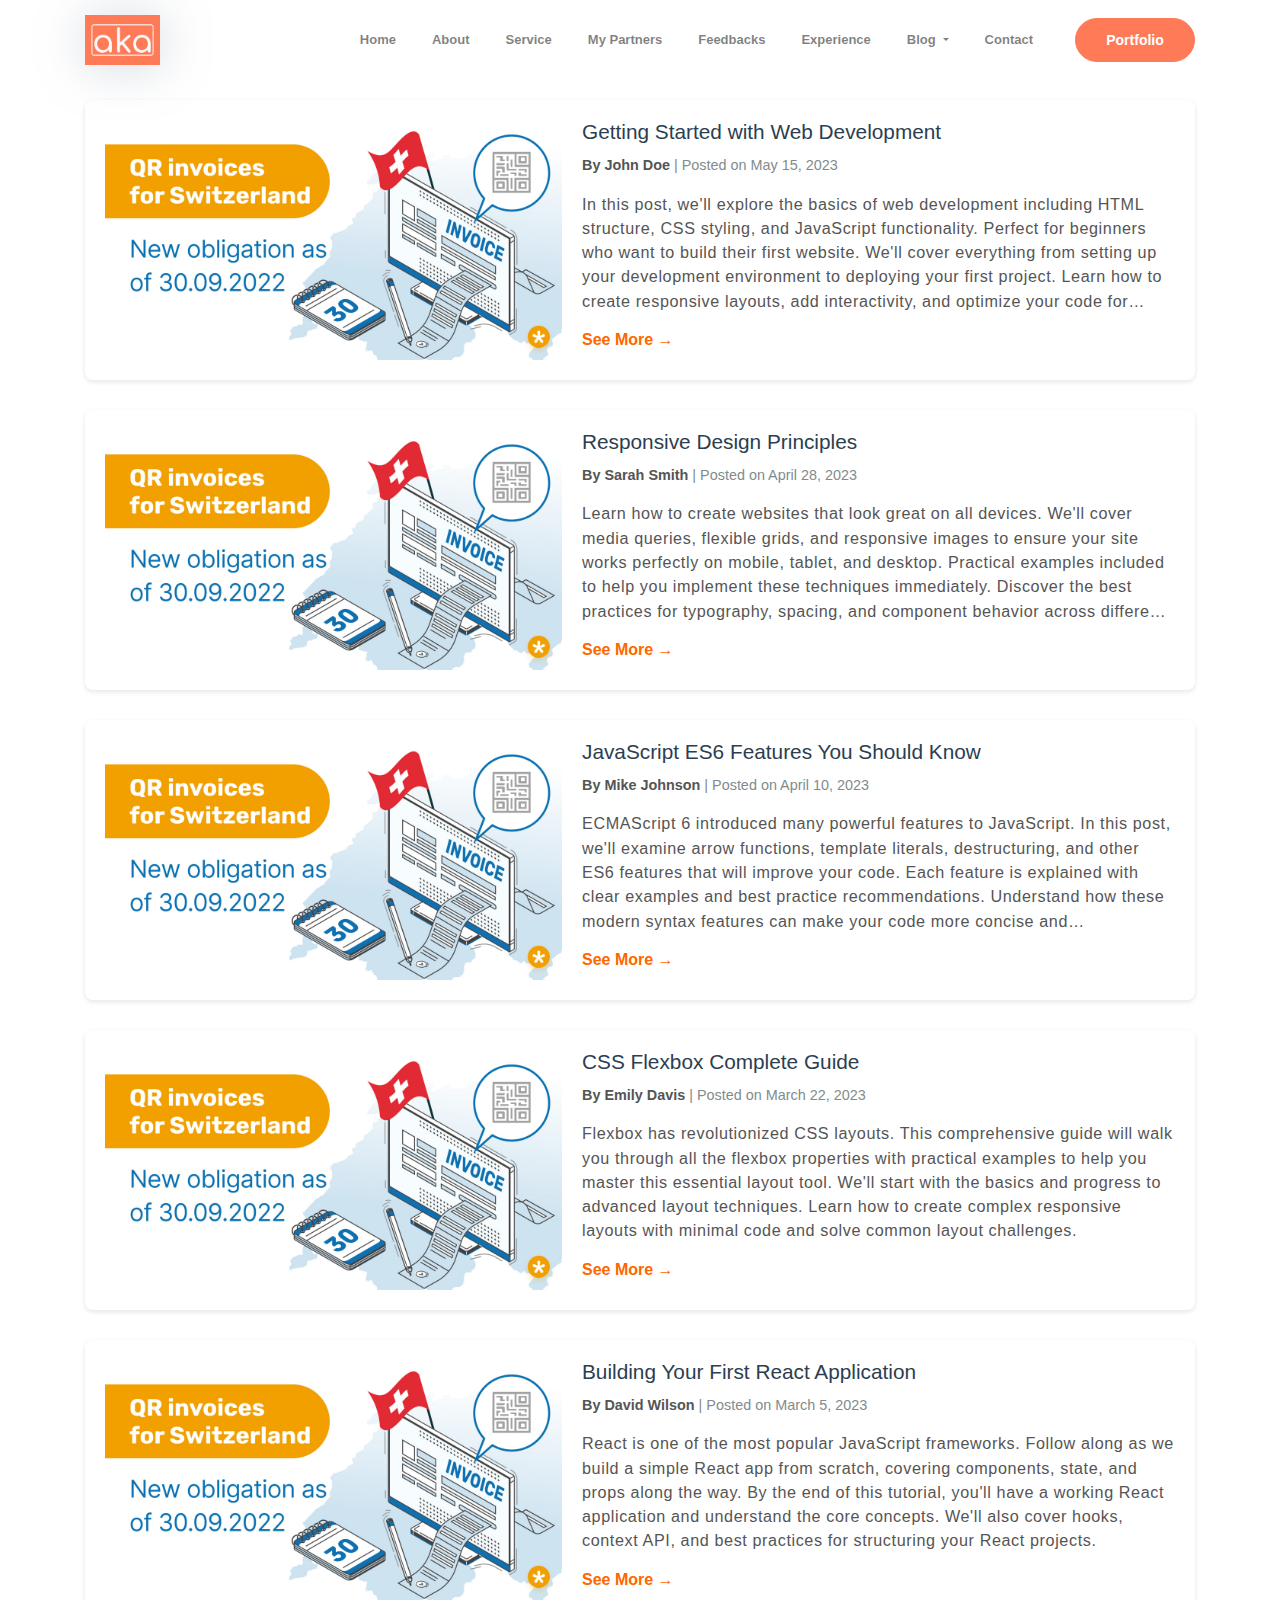
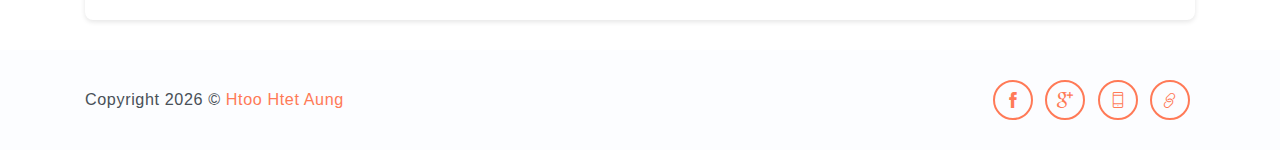
<file: article.html>
<!DOCTYPE html>
<html lang="en">
  <head>
    <meta charset="utf-8" />
    <meta
      name="viewport"
      content="width=device-width, initial-scale=1, shrink-to-fit=no"
    />
    <meta
      name="description"
      content="I'm a full stack digital marketer with over 7 years of experience. I have worked with diverse clients and industries, delivering successful digital marketing strategies and campaigns. My expertise spans from social media management to SEO, PPC, and content marketing. I'm dedicated to helping businesses grow their online presence and achieve their marketing goals.I'm currently living in Cambodia."
    />
    <meta name="author" content="Devcrud" />
    <meta name="facebook-domain-verification" content="23sdtvjc7iegxo9t7qrqqyc5otd57n" />
    <title>Tech & Related Articles | Htoo Htet Aung</title>
    <link rel="icon" type="image/x-icon" href="assets/imgs/aka logo.png">
    <link rel="canonical" href="https://www.htoohtetaung.com/article.html">

     <!-- Google tag (gtag.js) -->
<script async src="https://www.googletagmanager.com/gtag/js?id=G-88TSH65JBT"></script>
<script>
  window.dataLayer = window.dataLayer || [];
  function gtag(){dataLayer.push(arguments);}
  gtag('js', new Date());

  gtag('config', 'G-88TSH65JBT');
</script>

    <!-- font icons -->
    <link
      rel="stylesheet"
      href="assets/vendors/themify-icons/css/themify-icons.css"
    />
    <!-- Bootstrap + Steller main styles -->
    <link rel="stylesheet" href="assets/css/steller.css" />

    <style>
      /* Navigation styles */
      .dropdown-menu {
        background-color: rgba(255, 255, 255, 0.9);
        border-radius: 10px;
        box-shadow: 0 4px 8px rgba(0, 0, 0, 0.2);
        opacity: 0;
        visibility: hidden;
        transition: opacity 0.3s, transform 0.3s;
      }
      .nav-item.dropdown:hover .dropdown-menu {
        opacity: 1;
        visibility: visible;
      }
      .dropdown-item:hover {
        background-color: #ff6600;
        color: white;
      }
      .flag-icon {
        width: auto;
        height: 40px;
        border-radius: 50%;
        transition: transform 0.3s, box-shadow 0.3s;
      }
      .lang-btn:hover .flag-icon {
        transform: scale(1.2);
        box-shadow: 0 4px 8px rgba(0, 0, 0, 0.2);
      }

      /* Latest posts styling */
      .latest-post-container {
        margin: 20px auto;
        overflow: hidden;
        position: relative;
        height: 60px;
        background: #f8f9fa;
        border-radius: 8px;
        width: 100%;
        max-width: 1200px;
      }

      .latest-post-title {
        position: absolute;
        left: 20px;
        top: 50%;
        transform: translateY(-50%);
        color: #ff6600;
        font-weight: bold;
        font-size: 1.2em;
        z-index: 2;
        background: #f8f9fa;
        padding-right: 15px;
      }

      .latest-post-list {
        list-style-type: none;
        padding: 0;
        margin: 0;
        display: flex;
        position: absolute;
        left: 150px;
        top: 50%;
        transform: translateY(-50%);
        white-space: nowrap;
        animation: crawl 60s linear infinite;
        width: calc(100% - 170px);
      }

      @keyframes crawl {
        0% {
          transform: translateY(-50%) translateX(100%);
        }
        100% {
          transform: translateY(-50%) translateX(-100%);
        }
      }

      .latest-post-list li {
        display: inline-block;
        margin-right: 30px;
        position: relative;
      }

      .latest-post-list li:after {
        content: "•";
        color: #ddd;
        position: absolute;
        right: -18px;
        top: 50%;
        transform: translateY(-50%);
      }

      .latest-post-list li:last-child:after {
        display: none;
      }

      .latest-post-list a {
        color: #ff6600;
        text-decoration: none;
        font-weight: bold;
        transition: all 0.3s;
      }

      .latest-post-list a:hover {
        color: #e65c00;
        text-decoration: underline;
      }

      /* Blog post styling */
      .blog-post {
        background-color: #fff;
        border-radius: 8px;
        padding: 20px;
        margin-bottom: 30px;
        box-shadow: 0 2px 5px rgba(0, 0, 0, 0.1);
        display: flex;
        transition: transform 0.3s ease, box-shadow 0.3s ease;
      }

      .blog-post:hover {
        transform: translateY(-5px);
        box-shadow: 0 10px 20px rgba(0, 0, 0, 0.1);
      }

      .post-image {
        width: 457px;
        height: auto;
        object-fit: cover;
        border-radius: 5px;
        margin-right: 20px;
      }

      .post-content {
        flex: 1;
        display: flex;
        flex-direction: column;
      }

      .blog-post h2 {
        color: #2c3e50;
        margin-top: 0;
        margin-bottom: 10px;
        font-size: 1.3em;
      }

      .post-meta {
        color: #7f8c8d;
        font-size: 0.9em;
        margin-bottom: 15px;
      }

      .post-author {
        font-weight: bold;
        color: #555;
      }

      .post-excerpt {
        color: #555;
        line-height: 1.5;
        margin-bottom: 15px;
        display: -webkit-box;
        -webkit-line-clamp: 5;
        -webkit-box-orient: vertical;
        overflow: hidden;
      }

      .read-more {
        color: #ff6600;
        text-decoration: none;
        font-weight: bold;
        align-self: flex-start;
      }

      .read-more:hover {
        text-decoration: underline;
      }

      @media (max-width: 768px) {
        .blog-post {
          flex-direction: column;
        }

        .post-image {
          width: 100%;
          margin-right: 0;
          margin-bottom: 15px;
        }

        .latest-post-container {
          height: 80px;
        }

        .latest-post-title {
          position: static;
          transform: none;
          padding: 10px 20px;
        }

        .latest-post-list {
          position: static;
          transform: none;
          padding: 0 20px 10px;
          animation: none;
          overflow-x: auto;
          white-space: nowrap;
          -webkit-overflow-scrolling: touch;
        }
      }
    </style>
  </head>
  <body data-spy="scroll" data-target=".navbar" data-offset="40" id="home">
    <!-- Page navigation -->
    <nav class="navbar navbar-expand-lg navbar-light fixed-top" data-spy="affix" data-offset-top="0">
      <div class="container">
        <a class="navbar-brand" href="/">
          <img src="assets/imgs/aka logo.png" alt="aka logo" />
        </a>
        <button
          class="navbar-toggler"
          type="button"
          data-toggle="collapse"
          data-target="#navbarSupportedContent"
          aria-controls="navbarSupportedContent"
          aria-expanded="false"
          aria-label="Toggle navigation"
        >
          <span class="navbar-toggler-icon"></span>
        </button>
    
        <div class="collapse navbar-collapse" id="navbarSupportedContent">
          <ul class="navbar-nav ml-auto align-items-center">
            <li class="nav-item">
              <a class="nav-link" href="/">Home</a>
            </li>
            <li class="nav-item">
              <a class="nav-link" href="#about">About</a>
            </li>
            <li class="nav-item">
              <a class="nav-link" href="#service">Service</a>
            </li>
            <li class="nav-item">
              <a class="nav-link" href="#partners">My Partners</a>
            </li>
            <li class="nav-item">
              <a class="nav-link" href="#feedbacks">Feedbacks</a>
            </li>
            <li class="nav-item">
              <a class="nav-link" href="#experience">Experience</a>
            </li>
            <li class="nav-item dropdown">
              <a class="nav-link dropdown-toggle" href="#" id="navbarDropdownBlog" role="button" data-toggle="dropdown" aria-haspopup="true" aria-expanded="false">
                Blog
              </a>
              <div class="dropdown-menu" aria-labelledby="navbarDropdownBlog">
                <a class="dropdown-item" href="/article.html">Article</a>
                <a class="dropdown-item" href="/vacancy.html">Vacancy</a>
                <a class="dropdown-item" href="/ebook.html">Book</a>
              </div>
            </li>
            <li class="nav-item">
              <a class="nav-link" href="#contact">Contact</a>
            </li>
            <li class="nav-item">
              <a class="btn btn-primary rounded ml-4" href="portfolio.html">Portfolio</a>
            </li>
          </ul>
        </div>
      </div>
    </nav>

    <!-- Latest Post Section with Crawling Titles -->
    <div class="latest-post-container">
      <div class="latest-post-title">Latest Posts</div>
      <ul class="latest-post-list">
        <li><a href="#">Responsive Design Principles</a></li>
        <li><a href="#">JavaScript ES6 Features You Should Know</a></li>
        <li><a href="#">CSS Flexbox Complete Guide</a></li>
        <li><a href="#">Building Your First React Application</a></li>
        <li><a href="#">Node.js for Beginners</a></li>
        <li><a href="#">Advanced CSS Techniques</a></li>
        <li><a href="#">Web Performance Optimization</a></li>
        <li><a href="#">Vue.js vs React Comparison</a></li>
      </ul>
    </div>

    <!-- Blog Posts -->
    <div class="container">
      <div class="blog-post">
        <img
          src="/assets/imgs/Article/test.jpg"
          alt="Web Development"
          class="post-image"
        />
        <div class="post-content">
          <h2>Getting Started with Web Development</h2>
          <div class="post-meta">
            <span class="post-author">By John Doe</span> | Posted on May 15,
            2023
          </div>
          <p class="post-excerpt">
            In this post, we'll explore the basics of web development
            including HTML structure, CSS styling, and JavaScript
            functionality. Perfect for beginners who want to build their first
            website. We'll cover everything from setting up your development
            environment to deploying your first project. Learn how to create
            responsive layouts, add interactivity, and optimize your code for
            better performance.
          </p>
          <a href="#" class="read-more">See More →</a>
        </div>
      </div>

      <div class="blog-post">
        <img
          src="/assets/imgs/Article/test.jpg"
          alt="Responsive Design"
          class="post-image"
        />
        <div class="post-content">
          <h2>Responsive Design Principles</h2>
          <div class="post-meta">
            <span class="post-author">By Sarah Smith</span> | Posted on April
            28, 2023
          </div>
          <p class="post-excerpt">
            Learn how to create websites that look great on all devices. We'll
            cover media queries, flexible grids, and responsive images to
            ensure your site works perfectly on mobile, tablet, and desktop.
            Practical examples included to help you implement these techniques
            immediately. Discover the best practices for typography, spacing,
            and component behavior across different screen sizes.
          </p>
          <a href="#" class="read-more">See More →</a>
        </div>
      </div>

      <div class="blog-post">
        <img
          src="/assets/imgs/Article/test.jpg"
          alt="JavaScript ES6"
          class="post-image"
        />
        <div class="post-content">
          <h2>JavaScript ES6 Features You Should Know</h2>
          <div class="post-meta">
            <span class="post-author">By Mike Johnson</span> | Posted on April
            10, 2023
          </div>
          <p class="post-excerpt">
            ECMAScript 6 introduced many powerful features to JavaScript. In
            this post, we'll examine arrow functions, template literals,
            destructuring, and other ES6 features that will improve your code.
            Each feature is explained with clear examples and best practice
            recommendations. Understand how these modern syntax features can
            make your code more concise and maintainable.
          </p>
          <a href="#" class="read-more">See More →</a>
        </div>
      </div>

      <div class="blog-post">
        <img
          src="/assets/imgs/Article/test.jpg"
          alt="CSS Flexbox"
          class="post-image"
        />
        <div class="post-content">
          <h2>CSS Flexbox Complete Guide</h2>
          <div class="post-meta">
            <span class="post-author">By Emily Davis</span> | Posted on March
            22, 2023
          </div>
          <p class="post-excerpt">
            Flexbox has revolutionized CSS layouts. This comprehensive guide
            will walk you through all the flexbox properties with practical
            examples to help you master this essential layout tool. We'll
            start with the basics and progress to advanced layout techniques.
            Learn how to create complex responsive layouts with minimal code
            and solve common layout challenges.
          </p>
          <a href="#" class="read-more">See More →</a>
        </div>
      </div>

      <div class="blog-post">
        <img
          src="/assets/imgs/Article/test.jpg"
          alt="React Application"
          class="post-image"
        />
        <div class="post-content">
          <h2>Building Your First React Application</h2>
          <div class="post-meta">
            <span class="post-author">By David Wilson</span> | Posted on March
            5, 2023
          </div>
          <p class="post-excerpt">
            React is one of the most popular JavaScript frameworks. Follow
            along as we build a simple React app from scratch, covering
            components, state, and props along the way. By the end of this
            tutorial, you'll have a working React application and understand
            the core concepts. We'll also cover hooks, context API, and best
            practices for structuring your React projects.
          </p>
          <a href="#" class="read-more">See More →</a>
        </div>
      </div>
    </div>

    <!-- Page Footer -->
    <footer class="page-footer">
      <div class="container">
        <div class="row align-items-center">
          <div class="col-sm-6">
            <p>
              Copyright
              <script>
                document.write(new Date().getFullYear());
              </script>
              &copy;
              <a href="http://www.htoohtetaung.com" target="_blank">Htoo Htet Aung</a>
            </p>
          </div>
          <div class="col-sm-6">
            <div class="socials">
              <a
              href="https://www.facebook.com/htoohtetaung15/"
              class="social-item"
              target="_blank"
              ><i class="ti-facebook"></i
            ></a>
            <a class="social-item" href="mailto:htoohtetaung.officially@gmail.com" target="_blank" >
              <i class="ti-google"></i>
              <a
              class="social-item"
              href="tel:+85510232513"
              onclick="if (!navigator.userAgent.match(/Mobi|Android|iPhone/i)) { alert('Call this number: +85510232513'); return false; }"
            >
              <i class="ti-mobile"></i>
            </a>
              <a class="social-item" href="https://www.linkedin.com/in/htoohtetaung/"
                ><i class="ti-link"></i
              ></a>
            </div>
          </div>
        </div>
      </div>
    </footer>
    <!-- End of page footer -->

    <!-- core  -->
    <script src="assets/vendors/jquery/jquery-3.4.1.js"></script>
    <script src="assets/vendors/bootstrap/bootstrap.bundle.js"></script>
    <!-- bootstrap 3 affix -->
    <script src="assets/vendors/bootstrap/bootstrap.affix.js"></script>

    <!-- steller js -->
    <script src="assets/js/steller.js"></script>
  </body>
</html>
</file>
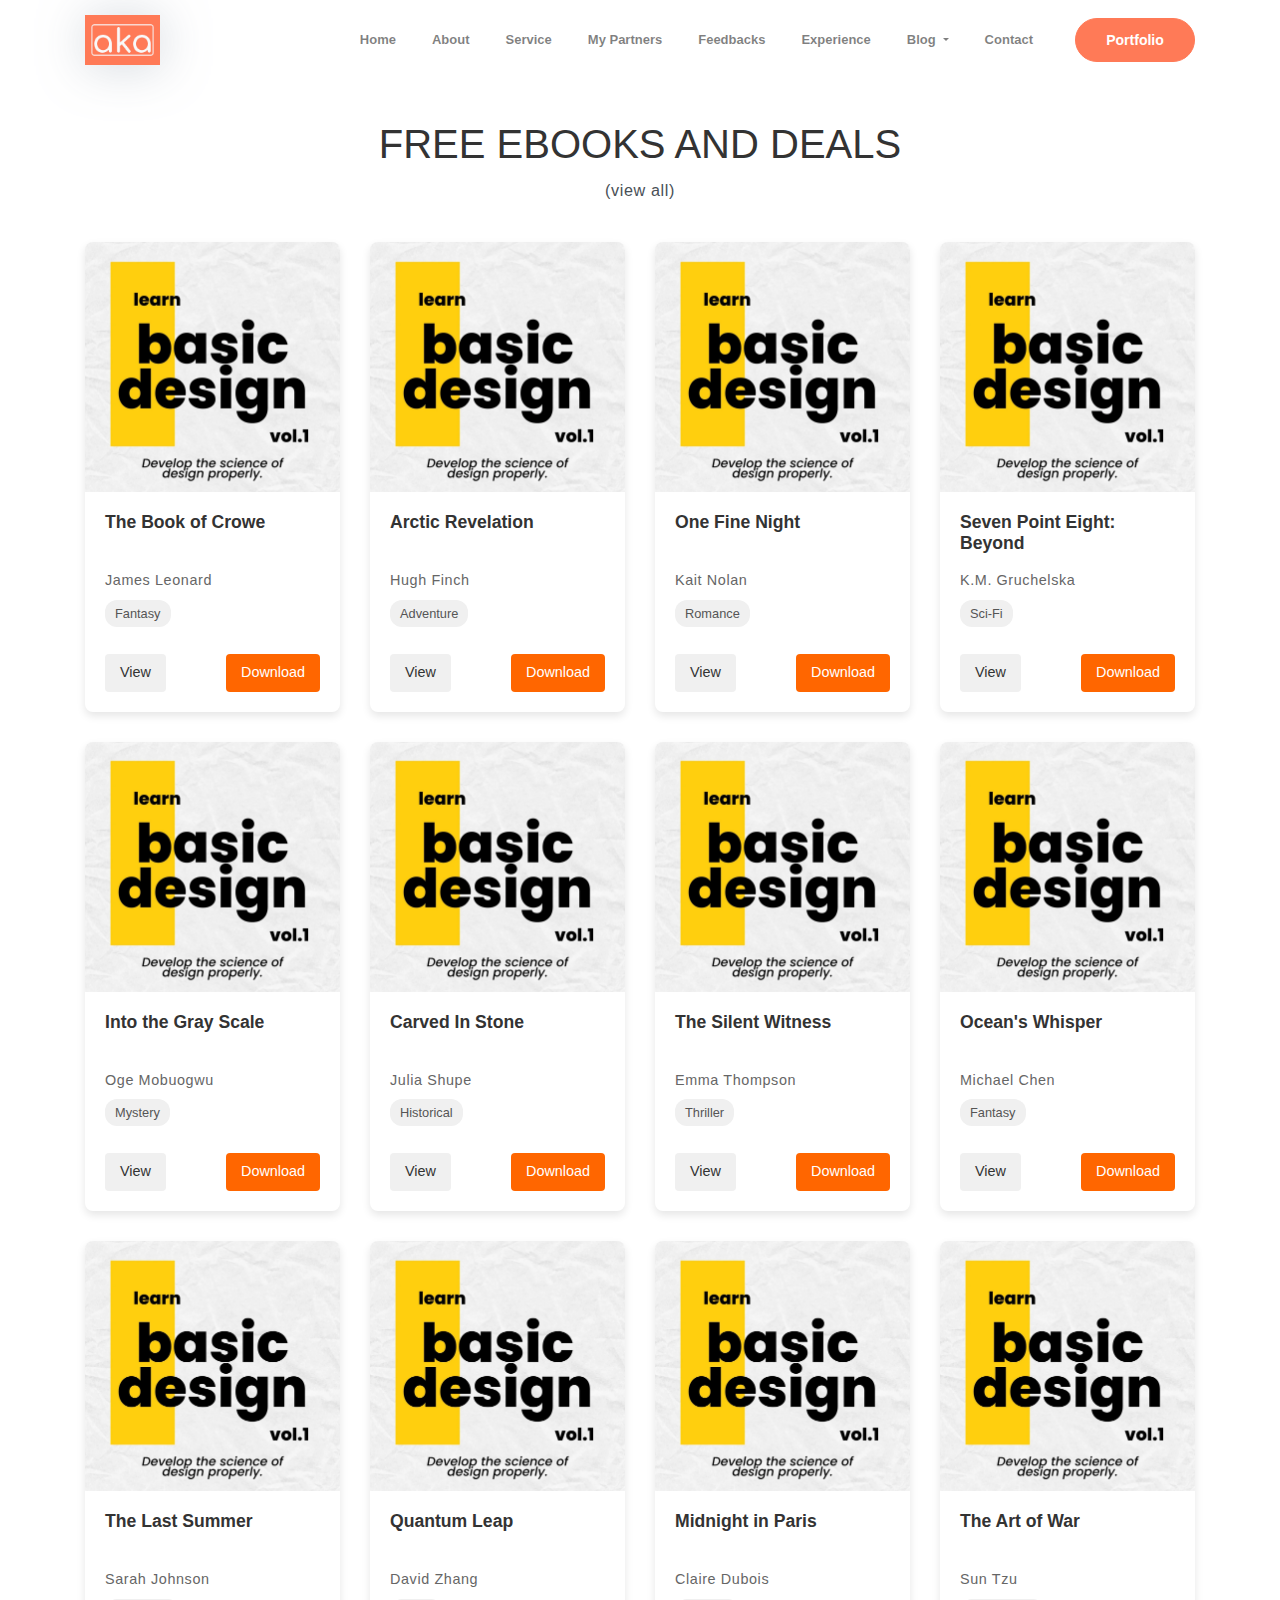
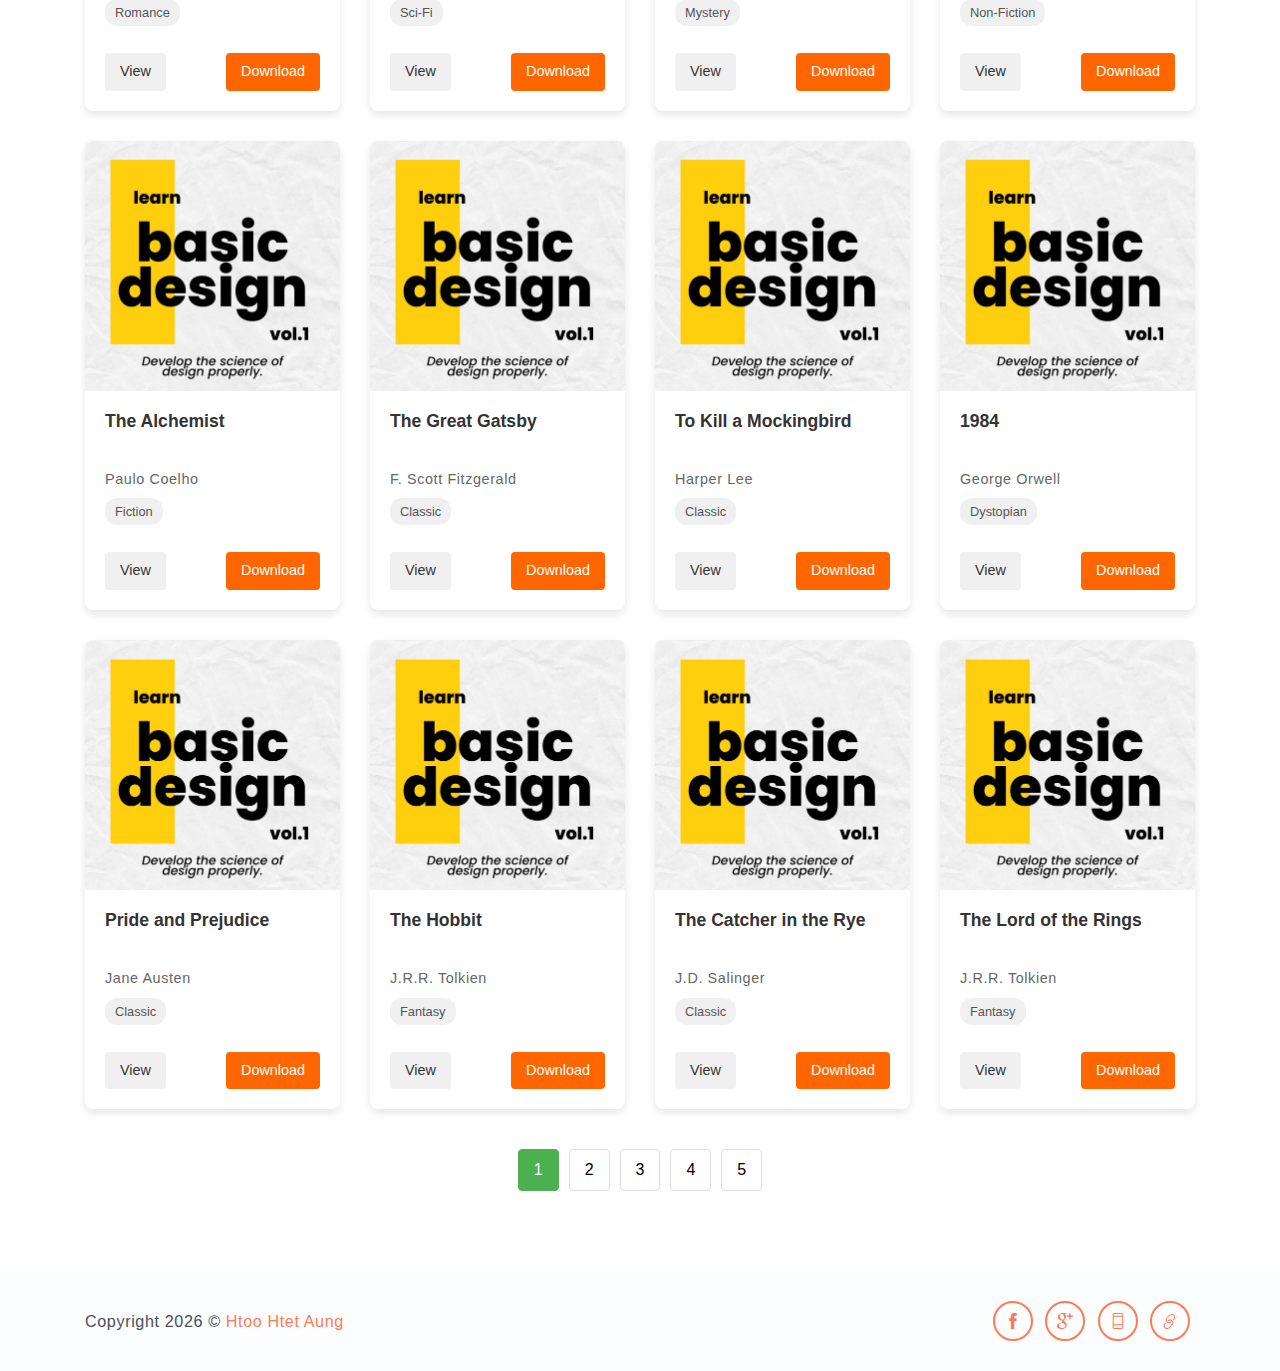
<file: ebook.html>
<!DOCTYPE html>
<html lang="en">
  <head>
    <meta charset="utf-8" />
    <meta
      name="viewport"
      content="width=device-width, initial-scale=1, shrink-to-fit=no"
    />
    <meta name="robots" content="index,follow" />

    <meta
      name="description"
      content="I'm a full stack digital marketer with over 7 years of experience. I have worked with diverse clients and industries, delivering successful digital marketing strategies and campaigns. My expertise spans from social media management to SEO, PPC, and content marketing. I'm dedicated to helping businesses grow their online presence and achieve their marketing goals.I'm currently living in Cambodia."
    />
    <meta name="author" content="Devcrud" />
    <meta
      name="facebook-domain-verification"
      content="23sdtvjc7iegxo9t7qrqqyc5otd57n"
    />
    <title>Knowledgeable Marketing eBooks | Htoo Htet Aung</title>
    <link rel="icon" type="image/x-icon" href="assets/imgs/aka logo.png" />

    <!-- Google tag (gtag.js) -->
    <script
      async
      src="https://www.googletagmanager.com/gtag/js?id=G-88TSH65JBT"
    ></script>
    <script>
      window.dataLayer = window.dataLayer || [];
      function gtag() {
        dataLayer.push(arguments);
      }
      gtag("js", new Date());
      gtag("config", "G-88TSH65JBT");
    </script>

    <!-- font icons -->
    <link
      rel="stylesheet"
      href="assets/vendors/themify-icons/css/themify-icons.css"
    />
    <!-- Bootstrap + Steller main styles -->
    <link rel="stylesheet" href="assets/css/steller.css" />

    <style>
      /* Navigation styles */
      .dropdown-menu {
        background-color: rgba(255, 255, 255, 0.9);
        border-radius: 10px;
        box-shadow: 0 4px 8px rgba(0, 0, 0, 0.2);
        opacity: 0;
        visibility: hidden;
        transition: opacity 0.3s, transform 0.3s;
      }
      .nav-item.dropdown:hover .dropdown-menu {
        opacity: 1;
        visibility: visible;
      }
      .dropdown-item:hover {
        background-color: #ff6600;
        color: white;
      }
      .flag-icon {
        width: auto;
        height: 40px;
        border-radius: 50%;
        transition: transform 0.3s, box-shadow 0.3s;
      }
      .lang-btn:hover .flag-icon {
        transform: scale(1.2);
        box-shadow: 0 4px 8px rgba(0, 0, 0, 0.2);
      }

      /* Main content styles */
      .main-content {
        padding: 80px 0 40px;
      }

      /* Books section styles */
      .ebooks-section {
        padding: 40px 0;
      }

      .ebooks-header {
        text-align: center;
        margin-bottom: 40px;
      }

      .ebooks-header h2 {
        font-size: 2.5rem;
        color: #333;
        margin-bottom: 10px;
      }

      .ebooks-grid {
        display: grid;
        grid-template-columns: repeat(4, 1fr);
        gap: 30px;
        margin-bottom: 40px;
      }

      .ebook-card {
        background-color: white;
        border-radius: 8px;
        overflow: hidden;
        box-shadow: 0 4px 8px rgba(0, 0, 0, 0.1);
        transition: transform 0.3s ease;
      }

      .ebook-card:hover {
        transform: translateY(-5px);
        box-shadow: 0 6px 12px rgba(0, 0, 0, 0.15);
      }

      .ebook-image {
        width: 100%;
        height: 250px;
        object-fit: cover;
      }

      .ebook-info {
        padding: 20px;
      }

      .ebook-title {
        font-weight: bold;
        margin-bottom: 8px;
        font-size: 1.1rem;
        color: #333;
        min-height: 50px;
      }

      .ebook-author {
        color: #666;
        font-size: 0.9rem;
        margin-bottom: 8px;
      }

      .ebook-category {
        display: inline-block;
        background-color: #f0f0f0;
        color: #555;
        padding: 4px 10px;
        border-radius: 12px;
        font-size: 0.8rem;
        margin-bottom: 12px;
      }

      .action-buttons {
        display: flex;
        justify-content: space-between;
        margin-top: 15px;
      }

      .view-btn,
      .download-btn {
        padding: 8px 15px;
        border: none;
        border-radius: 4px;
        cursor: pointer;
        font-size: 0.9rem;
        transition: all 0.3s ease;
      }

      .view-btn {
        background-color: #f0f0f0;
        color: #333;
      }

      .view-btn:hover {
        background-color: #e0e0e0;
      }

      .download-btn {
        background-color: #ff6600;
        color: white;
      }

      .download-btn:hover {
        background-color: #e65c00;
      }

      .pagination {
        display: flex;
        justify-content: center;
        margin-top: 40px;
      }

      .pagination button {
        padding: 8px 15px;
        margin: 0 5px;
        background-color: #fff;
        border: 1px solid #ddd;
        border-radius: 4px;
        cursor: pointer;
        transition: all 0.3s ease;
      }

      .pagination button:hover {
        background-color: #f0f0f0;
      }

      .pagination button.active {
        background-color: #4caf50;
        color: white;
        border-color: #4caf50;
      }

      @media (max-width: 1200px) {
        .ebooks-grid {
          grid-template-columns: repeat(3, 1fr);
        }
      }

      @media (max-width: 992px) {
        .ebooks-grid {
          grid-template-columns: repeat(2, 1fr);
        }
      }

      @media (max-width: 768px) {
        .ebooks-header h2 {
          font-size: 2rem;
        }

        .ebooks-grid {
          gap: 20px;
        }

        .ebook-image {
          height: 200px;
        }
      }

      @media (max-width: 576px) {
        .ebooks-grid {
          grid-template-columns: 1fr;
        }

        .ebook-card {
          max-width: 300px;
          margin: 0 auto;
        }
      }
    </style>
  </head>
  <body data-spy="scroll" data-target=".navbar" data-offset="40" id="home">
    <!-- Page navigation -->
    <nav
      class="navbar navbar-expand-lg navbar-light fixed-top"
      data-spy="affix"
      data-offset-top="0"
    >
      <div class="container">
        <a class="navbar-brand" href="/">
          <img src="assets/imgs/aka logo.png" alt="aka logo" />
        </a>
        <button
          class="navbar-toggler"
          type="button"
          data-toggle="collapse"
          data-target="#navbarSupportedContent"
          aria-controls="navbarSupportedContent"
          aria-expanded="false"
          aria-label="Toggle navigation"
        >
          <span class="navbar-toggler-icon"></span>
        </button>

        <div class="collapse navbar-collapse" id="navbarSupportedContent">
          <ul class="navbar-nav ml-auto align-items-center">
            <li class="nav-item">
              <a class="nav-link" href="/">Home</a>
            </li>
            <li class="nav-item">
              <a class="nav-link" href="#about">About</a>
            </li>
            <li class="nav-item">
              <a class="nav-link" href="#service">Service</a>
            </li>
            <li class="nav-item">
              <a class="nav-link" href="#partners">My Partners</a>
            </li>
            <li class="nav-item">
              <a class="nav-link" href="#feedbacks">Feedbacks</a>
            </li>
            <li class="nav-item">
              <a class="nav-link" href="#experience">Experience</a>
            </li>
            <li class="nav-item dropdown">
              <a
                class="nav-link dropdown-toggle"
                href="#"
                id="navbarDropdownBlog"
                role="button"
                data-toggle="dropdown"
                aria-haspopup="true"
                aria-expanded="false"
              >
                Blog
              </a>
              <div class="dropdown-menu" aria-labelledby="navbarDropdownBlog">
                <a class="dropdown-item" href="/article.html">Article</a>
                <a class="dropdown-item" href="/vacancy.html">Vacancy</a>
                <a class="dropdown-item" href="/ebook.html">Book</a>
              </div>
            </li>
            <li class="nav-item">
              <a class="nav-link" href="#contact">Contact</a>
            </li>
            <li class="nav-item">
              <a class="btn btn-primary rounded ml-4" href="portfolio.html"
                >Portfolio</a
              >
            </li>
          </ul>
        </div>
      </div>
    </nav>

    <script>
      function changeLanguage(lang) {
        if (lang === "mm") {
          document
            .querySelectorAll(".nav-link, .dropdown-item, .btn")
            .forEach((el) => {
              el.textContent = el.getAttribute("data-mm");
            });
        } else {
          document
            .querySelectorAll(".nav-link, .dropdown-item, .btn")
            .forEach((el) => {
              el.textContent = el.getAttribute("data-en");
            });
        }
      }
    </script>

    <!-- Main Content -->
    <div class="main-content">
      <!-- eBooks Section -->
      <section class="ebooks-section">
        <div class="container">
          <div class="ebooks-header">
            <h2>FREE EBOOKS AND DEALS</h2>
            <p>(view all)</p>
          </div>

          <!-- Page 1 -->
          <div class="ebooks-grid" id="page1">
            <!-- Book 1 -->
            <div class="ebook-card">
              <img
                src="/assets/imgs/Ebooks/Ebooks 1 test.webp"
                alt="The Book of Crowe"
                class="ebook-image"
              />
              <div class="ebook-info">
                <h3 class="ebook-title">The Book of Crowe</h3>
                <p class="ebook-author">James Leonard</p>
                <span class="ebook-category">Fantasy</span>
                <div class="action-buttons">
                  <button class="view-btn">View</button>
                  <button class="download-btn">Download</button>
                </div>
              </div>
            </div>

            <!-- Book 2 -->
            <div class="ebook-card">
              <img
                src="/assets/imgs/Ebooks/Ebooks 1 test.webp"
                alt="Arctic Revelation"
                class="ebook-image"
              />
              <div class="ebook-info">
                <h3 class="ebook-title">Arctic Revelation</h3>
                <p class="ebook-author">Hugh Finch</p>
                <span class="ebook-category">Adventure</span>
                <div class="action-buttons">
                  <button class="view-btn">View</button>
                  <button class="download-btn">Download</button>
                </div>
              </div>
            </div>

            <!-- Book 3 -->
            <div class="ebook-card">
              <img
                src="/assets/imgs/Ebooks/Ebooks 1 test.webp"
                alt="One Fine Night"
                class="ebook-image"
              />
              <div class="ebook-info">
                <h3 class="ebook-title">One Fine Night</h3>
                <p class="ebook-author">Kait Nolan</p>
                <span class="ebook-category">Romance</span>
                <div class="action-buttons">
                  <button class="view-btn">View</button>
                  <button class="download-btn">Download</button>
                </div>
              </div>
            </div>

            <!-- Book 4 -->
            <div class="ebook-card">
              <img
                src="/assets/imgs/Ebooks/Ebooks 1 test.webp"
                alt="Seven Point Eight: Beyond"
                class="ebook-image"
              />
              <div class="ebook-info">
                <h3 class="ebook-title">Seven Point Eight: Beyond</h3>
                <p class="ebook-author">K.M. Gruchelska</p>
                <span class="ebook-category">Sci-Fi</span>
                <div class="action-buttons">
                  <button class="view-btn">View</button>
                  <button class="download-btn">Download</button>
                </div>
              </div>
            </div>

            <!-- Book 5 -->
            <div class="ebook-card">
              <img
                src="/assets/imgs/Ebooks/Ebooks 1 test.webp"
                alt="Into the Gray Scale"
                class="ebook-image"
              />
              <div class="ebook-info">
                <h3 class="ebook-title">Into the Gray Scale</h3>
                <p class="ebook-author">Oge Mobuogwu</p>
                <span class="ebook-category">Mystery</span>
                <div class="action-buttons">
                  <button class="view-btn">View</button>
                  <button class="download-btn">Download</button>
                </div>
              </div>
            </div>

            <!-- Book 6 -->
            <div class="ebook-card">
              <img
                src="/assets/imgs/Ebooks/Ebooks 1 test.webp"
                alt="Carved In Stone"
                class="ebook-image"
              />
              <div class="ebook-info">
                <h3 class="ebook-title">Carved In Stone</h3>
                <p class="ebook-author">Julia Shupe</p>
                <span class="ebook-category">Historical</span>
                <div class="action-buttons">
                  <button class="view-btn">View</button>
                  <button class="download-btn">Download</button>
                </div>
              </div>
            </div>

            <!-- Book 7 -->
            <div class="ebook-card">
              <img
                src="/assets/imgs/Ebooks/Ebooks 1 test.webp"
                alt="The Silent Witness"
                class="ebook-image"
              />
              <div class="ebook-info">
                <h3 class="ebook-title">The Silent Witness</h3>
                <p class="ebook-author">Emma Thompson</p>
                <span class="ebook-category">Thriller</span>
                <div class="action-buttons">
                  <button class="view-btn">View</button>
                  <button class="download-btn">Download</button>
                </div>
              </div>
            </div>

            <!-- Book 8 -->
            <div class="ebook-card">
              <img
                src="/assets/imgs/Ebooks/Ebooks 1 test.webp"
                alt="Ocean's Whisper"
                class="ebook-image"
              />
              <div class="ebook-info">
                <h3 class="ebook-title">Ocean's Whisper</h3>
                <p class="ebook-author">Michael Chen</p>
                <span class="ebook-category">Fantasy</span>
                <div class="action-buttons">
                  <button class="view-btn">View</button>
                  <button class="download-btn">Download</button>
                </div>
              </div>
            </div>

            <!-- Book 9 -->
            <div class="ebook-card">
              <img
                src="/assets/imgs/Ebooks/Ebooks 1 test.webp"
                alt="The Last Summer"
                class="ebook-image"
              />
              <div class="ebook-info">
                <h3 class="ebook-title">The Last Summer</h3>
                <p class="ebook-author">Sarah Johnson</p>
                <span class="ebook-category">Romance</span>
                <div class="action-buttons">
                  <button class="view-btn">View</button>
                  <button class="download-btn">Download</button>
                </div>
              </div>
            </div>

            <!-- Book 10 -->
            <div class="ebook-card">
              <img
                src="/assets/imgs/Ebooks/Ebooks 1 test.webp"
                alt="Quantum Leap"
                class="ebook-image"
              />
              <div class="ebook-info">
                <h3 class="ebook-title">Quantum Leap</h3>
                <p class="ebook-author">David Zhang</p>
                <span class="ebook-category">Sci-Fi</span>
                <div class="action-buttons">
                  <button class="view-btn">View</button>
                  <button class="download-btn">Download</button>
                </div>
              </div>
            </div>

            <!-- Book 11 -->
            <div class="ebook-card">
              <img
                src="/assets/imgs/Ebooks/Ebooks 1 test.webp"
                alt="Midnight in Paris"
                class="ebook-image"
              />
              <div class="ebook-info">
                <h3 class="ebook-title">Midnight in Paris</h3>
                <p class="ebook-author">Claire Dubois</p>
                <span class="ebook-category">Mystery</span>
                <div class="action-buttons">
                  <button class="view-btn">View</button>
                  <button class="download-btn">Download</button>
                </div>
              </div>
            </div>

            <!-- Book 12 -->
            <div class="ebook-card">
              <img
                src="/assets/imgs/Ebooks/Ebooks 1 test.webp"
                alt="The Art of War"
                class="ebook-image"
              />
              <div class="ebook-info">
                <h3 class="ebook-title">The Art of War</h3>
                <p class="ebook-author">Sun Tzu</p>
                <span class="ebook-category">Non-Fiction</span>
                <div class="action-buttons">
                  <button class="view-btn">View</button>
                  <button class="download-btn">Download</button>
                </div>
              </div>
            </div>

            <!-- Book 13 -->
            <div class="ebook-card">
              <img
                src="/assets/imgs/Ebooks/Ebooks 1 test.webp"
                alt="The Alchemist"
                class="ebook-image"
              />
              <div class="ebook-info">
                <h3 class="ebook-title">The Alchemist</h3>
                <p class="ebook-author">Paulo Coelho</p>
                <span class="ebook-category">Fiction</span>
                <div class="action-buttons">
                  <button class="view-btn">View</button>
                  <button class="download-btn">Download</button>
                </div>
              </div>
            </div>

            <!-- Book 14 -->
            <div class="ebook-card">
              <img
                src="/assets/imgs/Ebooks/Ebooks 1 test.webp"
                alt="The Great Gatsby"
                class="ebook-image"
              />
              <div class="ebook-info">
                <h3 class="ebook-title">The Great Gatsby</h3>
                <p class="ebook-author">F. Scott Fitzgerald</p>
                <span class="ebook-category">Classic</span>
                <div class="action-buttons">
                  <button class="view-btn">View</button>
                  <button class="download-btn">Download</button>
                </div>
              </div>
            </div>

            <!-- Book 15 -->
            <div class="ebook-card">
              <img
                src="/assets/imgs/Ebooks/Ebooks 1 test.webp"
                alt="To Kill a Mockingbird"
                class="ebook-image"
              />
              <div class="ebook-info">
                <h3 class="ebook-title">To Kill a Mockingbird</h3>
                <p class="ebook-author">Harper Lee</p>
                <span class="ebook-category">Classic</span>
                <div class="action-buttons">
                  <button class="view-btn">View</button>
                  <button class="download-btn">Download</button>
                </div>
              </div>
            </div>

            <!-- Book 16 -->
            <div class="ebook-card">
              <img
                src="/assets/imgs/Ebooks/Ebooks 1 test.webp"
                alt="1984"
                class="ebook-image"
              />
              <div class="ebook-info">
                <h3 class="ebook-title">1984</h3>
                <p class="ebook-author">George Orwell</p>
                <span class="ebook-category">Dystopian</span>
                <div class="action-buttons">
                  <button class="view-btn">View</button>
                  <button class="download-btn">Download</button>
                </div>
              </div>
            </div>

            <!-- Book 17 -->
            <div class="ebook-card">
              <img
                src="/assets/imgs/Ebooks/Ebooks 1 test.webp"
                alt="Pride and Prejudice"
                class="ebook-image"
              />
              <div class="ebook-info">
                <h3 class="ebook-title">Pride and Prejudice</h3>
                <p class="ebook-author">Jane Austen</p>
                <span class="ebook-category">Classic</span>
                <div class="action-buttons">
                  <button class="view-btn">View</button>
                  <button class="download-btn">Download</button>
                </div>
              </div>
            </div>

            <!-- Book 18 -->
            <div class="ebook-card">
              <img
                src="/assets/imgs/Ebooks/Ebooks 1 test.webp"
                alt="The Hobbit"
                class="ebook-image"
              />
              <div class="ebook-info">
                <h3 class="ebook-title">The Hobbit</h3>
                <p class="ebook-author">J.R.R. Tolkien</p>
                <span class="ebook-category">Fantasy</span>
                <div class="action-buttons">
                  <button class="view-btn">View</button>
                  <button class="download-btn">Download</button>
                </div>
              </div>
            </div>

            <!-- Book 19 -->
            <div class="ebook-card">
              <img
                src="/assets/imgs/Ebooks/Ebooks 1 test.webp"
                alt="The Catcher in the Rye"
                class="ebook-image"
              />
              <div class="ebook-info">
                <h3 class="ebook-title">The Catcher in the Rye</h3>
                <p class="ebook-author">J.D. Salinger</p>
                <span class="ebook-category">Classic</span>
                <div class="action-buttons">
                  <button class="view-btn">View</button>
                  <button class="download-btn">Download</button>
                </div>
              </div>
            </div>

            <!-- Book 20 -->
            <div class="ebook-card">
              <img
                src="/assets/imgs/Ebooks/Ebooks 1 test.webp"
                alt="The Lord of the Rings"
                class="ebook-image"
              />
              <div class="ebook-info">
                <h3 class="ebook-title">The Lord of the Rings</h3>
                <p class="ebook-author">J.R.R. Tolkien</p>
                <span class="ebook-category">Fantasy</span>
                <div class="action-buttons">
                  <button class="view-btn">View</button>
                  <button class="download-btn">Download</button>
                </div>
              </div>
            </div>
          </div>

          <!-- Pagination -->
          <div class="pagination">
            <button class="active">1</button>
            <button>2</button>
            <button>3</button>
            <button>4</button>
            <button>5</button>
          </div>
        </div>
      </section>
    </div>

    <!-- Page Footer -->
    <footer class="page-footer">
      <div class="container">
        <div class="row align-items-center">
          <div class="col-sm-6">
            <p>
              Copyright
              <script>
                document.write(new Date().getFullYear());
              </script>
              &copy;
              <a href="http://www.htoohtetaung.com" target="_blank"
                >Htoo Htet Aung</a
              >
            </p>
          </div>
          <div class="col-sm-6">
            <div class="socials">
              <a
                href="https://www.facebook.com/htoohtetaung15/"
                class="social-item"
                target="_blank"
              >
                <i class="ti-facebook"></i>
              </a>
              <a
                class="social-item"
                href="mailto:htoohtetaung.officially@gmail.com"
                target="_blank"
              >
                <i class="ti-google"></i>
              </a>
              <a
                class="social-item"
                href="tel:+85510232513"
                onclick="if (!navigator.userAgent.match(/Mobi|Android|iPhone/i)) { alert('Call this number: +85510232513'); return false; }"
              >
                <i class="ti-mobile"></i>
              </a>
              <a
                class="social-item"
                href="https://www.linkedin.com/in/htoohtetaung/"
              >
                <i class="ti-link"></i>
              </a>
            </div>
          </div>
        </div>
      </div>
    </footer>

    <!-- core  -->
    <script src="assets/vendors/jquery/jquery-3.4.1.js"></script>
    <script src="assets/vendors/bootstrap/bootstrap.bundle.js"></script>
    <!-- bootstrap 3 affix -->
    <script src="assets/vendors/bootstrap/bootstrap.affix.js"></script>

    <!-- steller js -->
    <script src="assets/js/steller.js"></script>

    <script>
      // Simple pagination functionality
      document.querySelectorAll(".pagination button").forEach((button) => {
        button.addEventListener("click", function () {
          document
            .querySelector(".pagination button.active")
            .classList.remove("active");
          this.classList.add("active");
          // In a real implementation, you would load the appropriate page content here
        });
      });
    </script>
  </body>
</html>
</file>
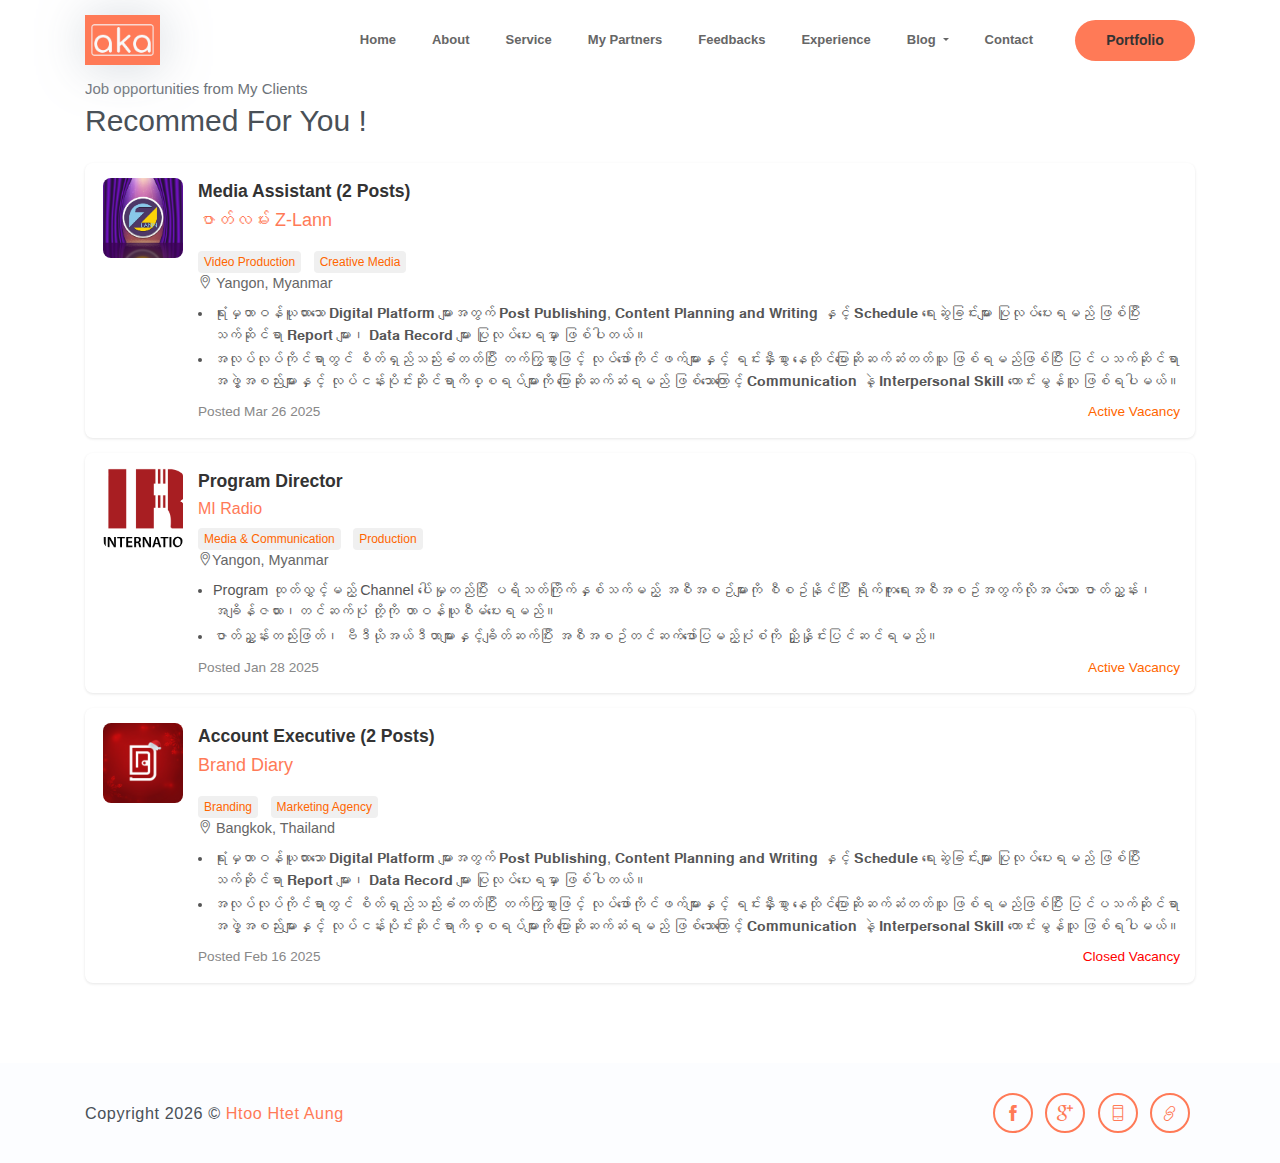
<file: vacancy.html>
<!DOCTYPE html>
<html lang="en">
  <head>
    <meta charset="utf-8" />
    <meta
      name="viewport"
      content="width=device-width, initial-scale=1, shrink-to-fit=no"
    />
    <meta name="robots" content="index,follow">

    <meta
      name="description"
      content="Explore recommended job opportunities from top companies in Myanmar and Thailand. Browse current vacancies in media, marketing, and creative fields with direct application links."
    />
    <meta
      name="facebook-domain-verification"
      content="23sdtvjc7iegxo9t7qrqqyc5otd57n"
    />
    <title>Recommend Job for You | Htoo Htet Aung</title>
    <link rel="icon" type="image/x-icon" href="assets/imgs/aka logo.webp" />
    

    <!-- Google tag (gtag.js) -->
    <script
      async
      src="https://www.googletagmanager.com/gtag/js?id=G-88TSH65JBT"
    ></script>
    <script>
      window.dataLayer = window.dataLayer || [];
      function gtag() {
        dataLayer.push(arguments);
      }
      gtag("js", new Date());
      gtag("config", "G-88TSH65JBT");
    </script>

    <!-- font icons -->
    <link
      rel="stylesheet"
      href="assets/vendors/themify-icons/css/themify-icons.css"
    />
    <!-- Bootstrap + Steller main styles -->
    <link rel="stylesheet" href="assets/css/steller.css" />

    <style>
      /* Navigation styles */
      .dropdown-menu {
        background-color: rgba(255, 255, 255, 0.9);
        border-radius: 10px;
        box-shadow: 0 4px 8px rgba(0, 0, 0, 0.2);
        opacity: 0;
        visibility: hidden;
        transition: opacity 0.3s, transform 0.3s;
      }
      .nav-item.dropdown:hover .dropdown-menu {
        opacity: 1;
        visibility: visible;
      }
      .dropdown-item:hover {
        background-color: #ff6600;
        color: white;
      }
      .flag-icon {
        width: auto;
        height: 40px;
        border-radius: 50%;
        transition: transform 0.3s, box-shadow 0.3s;
      }
      .lang-btn:hover .flag-icon {
        transform: scale(1.2);
        box-shadow: 0 4px 8px rgba(0, 0, 0, 0.2);
      }

      /* Vacancy styles */
      .vacancy-preview-container {
        display: flex;
        flex-direction: column;
        gap: 15px;
      }

      .vacancy-preview {
        background: white;
        border-radius: 8px;
        padding: 15px;
        box-shadow: 0 1px 3px rgba(0, 0, 0, 0.1);
        transition: all 0.3s ease;
        border-left: 3px solid transparent;
        cursor: pointer;
        display: flex;
      }

      .vacancy-preview:hover {
        border-left-color: #ff6600;
        box-shadow: 0 3px 10px rgba(0, 0, 0, 0.15);
      }

      .vacancy-preview .preview-image {
        width: 80px;
        height: 80px;
        border-radius: 8px;
        overflow: hidden;
        margin-right: 15px;
        flex-shrink: 0;
      }

      .vacancy-preview .preview-image img {
        width: 100%;
        height: 100%;
        object-fit: cover;
      }

      .vacancy-preview .preview-content {
        flex: 1;
      }

      .vacancy-preview .preview-header {
        margin-bottom: 5px;
      }

      .vacancy-preview .preview-title {
        font-size: 1.1rem;
        font-weight: 600;
        color: #333;
        margin-bottom: 3px;
      }

      .vacancy-preview .preview-company {
        font-size: 0.95rem;
        color: #666;
      }

      .vacancy-preview .preview-location {
        color: #666;
        font-size: 0.9rem;
        margin-bottom: 8px;
      }

      .vacancy-preview .preview-bullets {
        padding-left: 15px;
        margin-bottom: 10px;
        font-size: 0.9rem;
      }

      .vacancy-preview .preview-bullets li {
        margin-bottom: 3px;
        color: #555;
      }

      .vacancy-preview .preview-footer {
        display: flex;
        justify-content: space-between;
        align-items: center;
        color: #888;
        font-size: 0.85rem;
      }

      .vacancy-preview .preview-tag {
        display: inline-block;
        background: #f0f0f0;
        color: #ff6600;
        padding: 2px 6px;
        border-radius: 4px;
        font-size: 0.75rem;
        margin-right: 8px;
      }

      .vacancy-preview .preview-expiry {
        color: #ff6600;
        font-weight: 500;
        font-size: 0.85rem;
      }

      /* Detailed view styling */
      .vacancy-detail {
        display: none;
        background: white;
        border-radius: 8px;
        margin-top: 20px;
        box-shadow: 0 3px 10px rgba(0, 0, 0, 0.1);
        overflow: hidden;
      }

      .vacancy-detail.active {
        display: flex;
        flex-direction: row;
      }

      .vacancy-detail .detail-image {
        width: 300px;
        flex-shrink: 0;
        padding: 20px;
        background: #f9f9f9;
      }

      .vacancy-detail .detail-image img {
        width: 100%;
        height: auto;
        border-radius: 8px;
        box-shadow: 0 3px 10px rgba(0, 0, 0, 0.1);
      }

      .vacancy-detail .detail-content {
        flex: 1;
        padding: 25px;
      }

      .vacancy-detail .detail-header {
        margin-bottom: 20px;
      }

      .vacancy-detail .detail-title {
        font-size: 1.5rem;
        font-weight: 700;
        color: #333;
        margin-bottom: 5px;
      }

      .vacancy-detail .detail-company {
        font-size: 1.1rem;
        color: #666;
        margin-bottom: 15px;
      }

      .vacancy-detail .detail-meta {
        color: #666;
        margin-bottom: 15px;
        display: flex;
        flex-wrap: wrap;
        gap: 15px;
      }

      .vacancy-detail .detail-meta span {
        display: flex;
        align-items: center;
      }

      .vacancy-detail .detail-meta i {
        margin-right: 5px;
        color: #ff6600;
      }

      .vacancy-detail .detail-salary {
        color: #ff6600;
        font-weight: 500;
        margin-bottom: 20px;
      }

      .vacancy-detail .detail-section {
        margin-bottom: 20px;
      }

      .vacancy-detail .detail-section h5 {
        color: #333;
        font-weight: 600;
        margin-bottom: 10px;
      }

      .vacancy-detail .detail-section ul {
        padding-left: 20px;
      }

      .vacancy-detail .detail-section li {
        margin-bottom: 8px;
        color: #555;
      }

      .vacancy-detail .action-buttons {
        margin-top: 25px;
      }

      .vacancy-detail .action-buttons .btn {
        padding: 8px 20px;
        border-radius: 5px;
        font-weight: 500;
        margin-right: 10px;
      }

      @media (max-width: 768px) {
        .vacancy-detail.active {
          flex-direction: column;
        }

        .vacancy-detail .detail-image {
          width: 100%;
        }
      }
    </style>
  </head>
  <body data-spy="scroll" data-target=".navbar" data-offset="40" id="home">
    <!-- Page navigation -->
    <nav
      class="navbar navbar-expand-lg navbar-light fixed-top"
      data-spy="affix"
      data-offset-top="0"
    >
      <div class="container">
        <a class="navbar-brand" href="/">
          <img src="assets/imgs/aka logo.png" alt="aka logo" />
        </a>
        <button
          class="navbar-toggler"
          type="button"
          data-toggle="collapse"
          data-target="#navbarSupportedContent"
          aria-controls="navbarSupportedContent"
          aria-expanded="false"
          aria-label="Toggle navigation"
        >
          <span class="navbar-toggler-icon"></span>
        </button>

        <div class="collapse navbar-collapse" id="navbarSupportedContent">
          <ul class="navbar-nav ml-auto align-items-center">
            <li class="nav-item">
              <a class="nav-link" href="/" style="color: #666;">Home</a>
            </li>
            <li class="nav-item">
              <a class="nav-link" href="#about" style="color: #666;">About</a>
            </li>
            <li class="nav-item">
              <a class="nav-link" href="#service" style="color: #666;">Service</a>
            </li>
            <li class="nav-item">
              <a class="nav-link" href="#partners" style="color: #666;">My Partners</a>
            </li>
            <li class="nav-item">
              <a class="nav-link" href="#feedbacks" style="color: #666;">Feedbacks</a>
            </li>
            <li class="nav-item">
              <a class="nav-link" href="#experience" style="color: #666;">Experience</a>
            </li>
            <li class="nav-item dropdown">
              <a class="nav-link dropdown-toggle" href="#" id="navbarDropdownBlog" role="button" data-toggle="dropdown" aria-haspopup="true" aria-expanded="false" style="color: #666;">
                Blog
              </a>
              <div class="dropdown-menu" aria-labelledby="navbarDropdownBlog">
                <a class="dropdown-item" href="/article.html" style="color: #666;">Article</a>
                <a class="dropdown-item" href="/vacancy.html" style="color: #666;">Vacancy</a>
                <a class="dropdown-item" href="/ebook.html" style="color: #666;">Book</a>
              </div>
            </li>
            <li class="nav-item">
              <a class="nav-link" href="#contact" style="color: #666;">Contact</a>
            </li>
            <li class="nav-item">
              <a class="btn btn-primary rounded ml-4" href="portfolio.html" style="color: #333;">Portfolio</a>
            </li>
            
          </ul>
        </div>
      </div>
    </nav>
    
    <!-- Vacancy Section -->
    <section id="vacancy" class="section">
      <div class="container">
        <h6 class="subtitle">Job opportunities from My Clients</h6>
        <h6 class="section-title mb-4">Recommed For You !</h6>

        <!-- Vacancy Preview Cards Container -->
        <div class="vacancy-preview-container">
          <!-- Vacancy Preview 1 -->
          <div class="vacancy-preview" onclick="showVacancyDetail(1)">
            <div class="preview-image">
              <img
                src="assets/imgs/Partners Logo/Zlann.jpeg"
                alt="Media Assistant"
              />
            </div>
            <div class="preview-content">
              <div class="preview-header">
                <div class="preview-title">Media Assistant (2 Posts)</div>
                <div class="detail-company">
                  <a
                    href="https://www.zlann.com.mm"
                    target="_blank"
                    rel="noopener noreferrer">
                    ဇာတ်လမ်း Z-Lann</a>                 
                </div>
              </div>
              <div>
                <span class="preview-tag">Video Production</span>
                <span class="preview-tag">Creative Media</span>
              </div>
              <div class="preview-location">
                <i class="ti-location-pin"></i> Yangon, Myanmar
              </div>
              <ul class="preview-bullets">
                <li>
                  ရုံးမှတာဝန်ယူထားသော 𝐃𝐢𝐠𝐢𝐭𝐚𝐥 𝐏𝐥𝐚𝐭𝐟𝐨𝐫𝐦 များအတွက် 𝐏𝐨𝐬𝐭
                  𝐏𝐮𝐛𝐥𝐢𝐬𝐡𝐢𝐧𝐠, 𝐂𝐨𝐧𝐭𝐞𝐧𝐭 𝐏𝐥𝐚𝐧𝐧𝐢𝐧𝐠 𝐚𝐧𝐝 𝐖𝐫𝐢𝐭𝐢𝐧𝐠 နှင့် 𝐒𝐜𝐡𝐞𝐝𝐮𝐥𝐞
                  ရေးဆွဲခြင်းများ ပြုလုပ်ပေးရမည် ဖြစ်ပြီး သက်ဆိုင်ရာ 𝐑𝐞𝐩𝐨𝐫𝐭
                  များ၊ 𝐃𝐚𝐭𝐚 𝐑𝐞𝐜𝐨𝐫𝐝 များ ပြုလုပ်ပေးရမှာ ဖြစ်ပါတယ်။
                </li>
                <li>
                  အလုပ်လုပ်ကိုင်ရာတွင် စိတ်ရှည်သည်းခံတတ်ပြီး တက်ကြွစွာဖြင့်
                  လုပ်ဖော်ကိုင်ဖက်များနှင့် ရင်းနှီးစွာ နေထိုင်ပြောဆိုဆက်ဆံတတ်သူ
                  ဖြစ်ရမည်ဖြစ်ပြီး ပြင်ပသက်ဆိုင်ရာအဖွဲ့အစည်းများနှင့်
                  လုပ်ငန်းပိုင်းဆိုင်ရာကိစ္စရပ်များကို ပြောဆိုဆက်ဆံရမည်
                  ဖြစ်သောကြောင့် 𝐂𝐨𝐦𝐦𝐮𝐧𝐢𝐜𝐚𝐭𝐢𝐨𝐧 နဲ့ 𝐈𝐧𝐭𝐞𝐫𝐩𝐞𝐫𝐬𝐨𝐧𝐚𝐥 𝐒𝐤𝐢𝐥𝐥
                  ကောင်းမွန်သူ ဖြစ်ရပါမယ်။
                </li>
              </ul>
              <div class="preview-footer">
                <div>Posted Mar 26 2025</div>
                <div class="preview-expiry">Active Vacancy</div>
              </div>
            </div>
          </div>

          <!-- Vacancy Preview 2 -->
          <div class="vacancy-preview" onclick="showVacancyDetail(2)">
            <div class="preview-image">
              <img
                src="assets/imgs/Partners Logo/MI Radio.jpeg"
                alt="MI Radio Myanmar"
              />
            </div>
            <div class="preview-content">
              <div class="preview-header">
                <div class="preview-title">Program Director</div>
                <a
                    href="https://www.miradio.com.mm"
                    target="_blank"
                    rel="noopener noreferrer">
                    MI Radio</a> 
              </div>
              <div>
                <span class="preview-tag">Media & Communication</span>
                <span class="preview-tag">Production</span>
              </div>
              <div class="preview-location">
                <i class="ti-location-pin"></i>Yangon, Myanmar
              </div>
              <ul class="preview-bullets">
                <li>
                  Program ထုတ်လွှင့်မည့် Channel ပေါ်မှုတည်ပြီး
                  ပရိသတ်ကြိုက်နှစ်သက်မည့် အစီအစဥ်များကို စီစဥ်နိုင်ပြီး
                  ရိုက်ကူးရေးအစီအစဥ်အတွက်လိုအပ်သော
                  ဇာတ်ညွှန်း၊အချိန်ဇယား၊တင်ဆက်ပုံ တို့ကို တာဝန်ယူစီမံပေးရမည်။
                </li>
                <li>
                  ဇာတ်ညွှန်းတည်းဖြတ်၊ ဗီဒီယိုအယ်ဒီတာများနှင့်ချိတ်ဆက်ပြီး
                  အစီအစဥ်တင်ဆက်ဖော်ပြမည့်ပုံစံကို ညှိုနှိုင်းပြင်ဆင်ရမည်။
                </li>
              </ul>
              <div class="preview-footer">
                <div>Posted Jan 28 2025</div>
                <div class="preview-expiry">Active Vacancy</div>
              </div>
            </div>
          </div>

          <!-- Vacancy Preview 3 -->
          <div class="vacancy-preview" onclick="showVacancyDetail(3)">
            <div class="preview-image">
              <img
                src="assets/imgs/Brand Diary Branding and Marketing Agency.jpg"
                alt="Account Executive"
              />
            </div>
            <div class="preview-content">
              <div class="preview-header">
                <div class="preview-title">Account Executive (2 Posts)</div>
                <div class="detail-company">
                  <a
                    href="https://www.brand-diary.com"
                    target="_blank"
                    rel="noopener noreferrer">
                    Brand Diary</a>                 
                </div>
              </div>
              <div>
                <span class="preview-tag">Branding </span>
                <span class="preview-tag">Marketing Agency</span>
              </div>
              <div class="preview-location">
                <i class="ti-location-pin"></i> Bangkok, Thailand
              </div>
              <ul class="preview-bullets">
                <li>
                  ရုံးမှတာဝန်ယူထားသော 𝐃𝐢𝐠𝐢𝐭𝐚𝐥 𝐏𝐥𝐚𝐭𝐟𝐨𝐫𝐦 များအတွက် 𝐏𝐨𝐬𝐭
                  𝐏𝐮𝐛𝐥𝐢𝐬𝐡𝐢𝐧𝐠, 𝐂𝐨𝐧𝐭𝐞𝐧𝐭 𝐏𝐥𝐚𝐧𝐧𝐢𝐧𝐠 𝐚𝐧𝐝 𝐖𝐫𝐢𝐭𝐢𝐧𝐠 နှင့် 𝐒𝐜𝐡𝐞𝐝𝐮𝐥𝐞
                  ရေးဆွဲခြင်းများ ပြုလုပ်ပေးရမည် ဖြစ်ပြီး သက်ဆိုင်ရာ 𝐑𝐞𝐩𝐨𝐫𝐭
                  များ၊ 𝐃𝐚𝐭𝐚 𝐑𝐞𝐜𝐨𝐫𝐝 များ ပြုလုပ်ပေးရမှာ ဖြစ်ပါတယ်။
                </li>
                <li>
                  အလုပ်လုပ်ကိုင်ရာတွင် စိတ်ရှည်သည်းခံတတ်ပြီး တက်ကြွစွာဖြင့်
                  လုပ်ဖော်ကိုင်ဖက်များနှင့် ရင်းနှီးစွာ နေထိုင်ပြောဆိုဆက်ဆံတတ်သူ
                  ဖြစ်ရမည်ဖြစ်ပြီး ပြင်ပသက်ဆိုင်ရာအဖွဲ့အစည်းများနှင့်
                  လုပ်ငန်းပိုင်းဆိုင်ရာကိစ္စရပ်များကို ပြောဆိုဆက်ဆံရမည်
                  ဖြစ်သောကြောင့် 𝐂𝐨𝐦𝐦𝐮𝐧𝐢𝐜𝐚𝐭𝐢𝐨𝐧 နဲ့ 𝐈𝐧𝐭𝐞𝐫𝐩𝐞𝐫𝐬𝐨𝐧𝐚𝐥 𝐒𝐤𝐢𝐥𝐥
                  ကောင်းမွန်သူ ဖြစ်ရပါမယ်။
                </li>
              </ul>
              <div class="preview-footer">
                <div>Posted Feb 16 2025</div>
                <div class="preview-expiry" style="color: red;">Closed Vacancy</div>
              </div>
            </div>
          </div>
        </div>
      </div>

      <!-- Popup Overlay -->
      <div
        id="vacancy-overlay"
        class="vacancy-overlay"
        onclick="hideVacancyDetail()"
      ></div>

      <!-- Detailed Vacancy Views (hidden by default) -->
      <!-- Detail View 1 -->
      <div id="vacancy-detail-1" class="vacancy-detail-popup">
        <div class="popup-content">
          <div class="detail-image">
            <img
              src="assets/imgs/ZLann Vacancy Media Assistant.webp"
              alt="Media Assistant"
            />
          </div>
          <div class="detail-content">
            <div class="detail-header">
              <h2 class="detail-title">Media Assistant (2 Posts)</h2>
              
              <a
              href="https://www.zlann.com.mm"
              target="_blank"
              rel="noopener noreferrer">
              ဇာတ်လမ်း Z-Lann</a>             
              </div>
              <div class="detail-meta">
                <span><i class="ti-location-pin"></i> Yangon, Myanmar</span>
                <span
                  ><i class="ti-briefcase"></i> Video Production & Creative
                  Media</span
                >
                <span><i class="ti-time"></i> Full time</span>
              </div>
              <div class="detail-salary">
                <i class="ti-money"></i> Base on experience
              </div>
            </div>

            <div class="detail-section">
              <h3>Key Responsibilities:</h3>
              <ul>
                <li>
                  Post Publishing, Content Planning, Content Writing, Report,
                  Data Record စသည့်လိုအပ်သော media ဆိုင်ရာအလုပ်များကို
                  သတ်မှတ်ထားသည့် format အတိုင်း အချိန်မီ စီမံပြင်ဆင်နိုင်ရမည်။
                </li>
                <li>
                  ရုံးမှဝန်ဆောင်ယူထားသည့် Social Media platform များအတွက်
                  monitor media schedules များရေးဆွဲနိုင်ရမည်။
                </li>
                <li>
                  Collaborate with designers, videographers, and content
                  creators to produce engaging visual content.
                </li>
                <li>
                  ရုံးတွင်းရှိဌာနအသီးသီးမှလုပ်ဖော်ကိုင်ဖက်အပြင်၊
                  ပြင်ပသက်ဆိုင်ရာအဖွဲ့အစည်းများနှင့်
                  လုပ်ငန်းပိုင်းဆိုင်ရာကိစ္စရပ်များကို
                  ပြေပြေလည်လည်ဆက်ဆံပြောဆိုရပါမည်။
                </li>
              </ul>
            </div>

            <div class="detail-section">
              <h4>Requirement:</h4>
              <ul>
                <li>
                  မီဒီယာ၊ကြော်ငြာပိုင်းဆိုင်ရာလုပ်ငန်းခွင်နှင့်ပတ်သတ်သောလုပ်ငန်းအတွေ့အကြုံရှိသူ
                  ဦးစားပေးမည်။
                </li>
                <li>
                  မြန်မာ၊ အင်္ဂလိပ်ဘာသာစကားနှစ်မျိုးလုံးအား
                  ကျွမ်းကျင်စွာရေးဖတ်ပြောဆိုနိုင်ရမည်။
                </li>
                <li>
                  အလုပ်လုပ်ကိုင်ရာတွင် စိတ်ရှည်သည်းခံတတ်ပြီး တက်ကြွစွာဖြင့်
                  လုပ်ဖော်ကိုင်ဖက်များနှင့်
                  ရင်းနှီးစွာနေထိုင်ပြောဆိုဆက်ဆံတတ်သူဖြစ်ရမည်။
                </li>
                <li>
                  လုပ်ငန်းလိုအပ်ချက်အရ
                  ရုံးချိန်ပြင်ပနှင့်အစိုးရရုံးပိတ်ရက်တွင်လည်းအလုပ်လုပ်နိုင်သူဖြစ်ရပါမည်။
                </li>
              </ul>
            </div>

            <div class="detail-section">
              <h5>How to apply</h5>
              <ul>
                <li>
                  Send your CV to monnect.adm.hr@gmail.com for your application
                  📨
                </li>
              </ul>
            </div>

            <div class="action-buttons">
              <a href="#" class="btn btn-primary">Quick Apply</a>
              <a
                href="#"
                class="btn btn-outline-secondary"
                onclick="shareOnFacebook()"
              >
                Share
              </a>
            </div>
          </div>
        </div>
      </div>

      <!-- Detail View 2 -->
      <div id="vacancy-detail-2" class="vacancy-detail-popup">
        <div class="popup-content">
          <div class="detail-image">
            <img
              src="assets/imgs/MIRadio Vacancy.webp"
              alt="MIRadio Vacancies"
            />
          </div>
          <div class="detail-content">
            <div class="detail-header">
              <h2 class="detail-title">Program Director</h2>
              <a
                    href="https://www.miradio.com.mm"
                    target="_blank"
                    rel="noopener noreferrer">
                    MI Radio</a> 
              <div class="detail-meta">
                <span><i class="ti-location-pin"></i> Yangon, Myanmar</span>
                <span><i class="ti-briefcase"></i> Media & Production</span>
                <span><i class="ti-time"></i> Full time</span>
              </div>
              <div class="detail-salary">
                <i class="ti-money"></i> Base on experience
              </div>
              <div class="detail-meta">
                <span><i class="ti-calendar"></i> Posted Jan 28 2025</span>
              </div>
            </div>

            <div class="detail-section">
              <p>
                သင်က Creative ဖြစ်ပြီး ပျော်စရာကောင်းတဲ့ Work environment
                မှာအလုပ်လုပ်ချင်တဲ့သူ တစ်ယောက်ဆိုရင် MI Radio နဲ့အတူတူ
                လက်တွဲအလုပ်လုပ်ဖို့ ဖိတ်ခေါ်လိုက်ပါတယ်...🙆🏼‍♀️ နိုင်ငံတကာမှာ
                ရေပန်းစားနေတဲ့ သီချင်းတွေ၊
                စိတ်ဝင်စားဖွယ်ကောင်းတဲ့အကြောင်းအရာတွေကို စဉ်ဆက်မပြတ်
                တင်ဆက်ပေးလျက်ရှိတဲ့ MI Radioကနေ ခေါ်ယူလျက်ရှိတဲ့ Positions
                လေးတွေကို လာရောက်လျှောက်ထား လိုက်ကြဖို့ ဖိတ်ခေါ်လိုက်ပါတယ်။
              </p>
            </div>

            <div class="detail-section">
              <h3>Job Description</h3>
              <ul>
                <li>
                  မိမိတာဝန်ယူထားသည့် ရိုက်ကူးရေးအစီအစဥ်အတွက် Script
                  ပြင်ဆင်ရေးသားပြီး အချိန်မီရိုက်ကူးတင်ဆက်ရပါမည်။
                </li>
                <li>
                  သုတ၊ ရသ၊ အသိပညာ ဗဟုသုတဆိုင်ရာ အကြောင်းအရာများကို
                  အမြဲစူးစမ်းလေ့လာပြီး မိမိအစီအစဥ်နှင့်လိုက်ဖက်သော
                  အကြောင်းအရာများကို ပရိသတ်ထံသို့ တင်ဆက်မျှဝေပေးရပါမည်။
                </li>
                <li>
                  program နဲ့ သက်ဆိုင်သည့် indoor/outdoor/online promotion
                  activities အစီအစဥ်များအတွက် ဓာတ်ပုံ၊ ဗီဒီယိုများ
                  ရိုက်ကူးရနိုင်ပြီး အများပြည်သူအလုပ်ပိတ်ရက်များတွင်ပါ Outdoor
                  activities များ ပြုလုပ်ပါက လာရောက်နိုင်ရပါမည်။
                </li>
                <li>
                  လစဥ် လုပ်ငန်းသတ်မှတ်ချက်များကို ပြည့်မီအောင်
                  လုပ်ဆောင်နိုင်ရပါမည်။
                </li>
              </ul>
            </div>

            <div class="detail-section">
              <h4>How to apply</h4>
              <ul>
                <li>
                  Submit your CV to
                  <a
                    href="https://docs.google.com/forms/d/e/1FAIpQLSeDEdQPfA0SbWN6rQ7-apzROToGjJPfeZlkluGYw5Rv6WJX0g/viewform?fbclid=IwY2xjawJTHmtleHRuA2FlbQIxMAABHXnRf8sWgvzavG2rWVR8puZZ1gIdcRX-z3QxTj4ph2iPRI5P9xl_-PFfdg_aem_ScdWi5hSYo7-I_HOBWAKtw"
                    target="_blank"
                    rel="noopener noreferrer"
                    >Google Form</a
                  >
                  for your application 📨
                </li>
              </ul>
            </div>

            <div class="action-buttons">
              <a
                href="https://docs.google.com/forms/d/e/1FAIpQLSeDEdQPfA0SbWN6rQ7-apzROToGjJPfeZlkluGYw5Rv6WJX0g/viewform?fbclid=IwY2xjawJTHmtleHRuA2FlbQIxMAABHXnRf8sWgvzavG2rWVR8puZZ1gIdcRX-z3QxTj4ph2iPRI5P9xl_-PFfdg_aem_ScdWi5hSYo7-I_HOBWAKtw"
                class="btn btn-primary"
                >Quick Apply</a
              >
              <a
                href="#"
                class="btn btn-outline-secondary"
                onclick="shareOnFacebook()"
              >
                Share
              </a>
            </div>
          </div>
        </div>
      </div>
      <!-- Detail View 3 -->
      <div id="vacancy-detail-3" class="vacancy-detail-popup">
        <div class="popup-content">
          <div class="detail-image">
            <img
              src="assets/imgs/Brand Diary Account Executive Vacancy.webp"
              alt="Brand Diary Account Executive Vancancy"
            />
          </div>
          <div class="detail-content">
            <div class="detail-header">
              <h2 class="detail-title">Account Executive (2 Posts)</h2>
              
              <a
              href="https://www.brand-diary.com"
              target="_blank"
              rel="noopener noreferrer">
              Brand Diary </a>            
              </div>
              <div class="detail-meta">
                <span><i class="ti-location-pin"></i> Bangkok, Thailand</span>
                <span
                  ><i class="ti-briefcase"></i> Brand & Marketing Agency</span
                >
                <span><i class="ti-time"></i> Full time-Remote(WFH)</span>
              </div>
              <div class="detail-salary">
                <i class="ti-money"></i> Base on experience
              </div>
            </div>

            <div class="detail-section">
              <h3>Key Responsibilities:</h3>
              <ul>
                <li>
                  Build and maintain strong client relationships through effective communication.
                </li>
                <li>
                  Drive sales and meet (or exceed!) assigned targets.
                </li>
                <li>
                  Collaborate with a talented team to deliver better results.
                </li>
                <li>
                  Bring 1-2 years of Account Executive experience to the table
                </li>
              </ul>
            </div>

            
            <div class="detail-section">
              <h4>How to apply</h4>
              <ul>
                <li>
                  To apply, please submit your application exclusively through the <a
                  href="https://forms.gle/1cnXqjt7wbi4mQHJ8"
                  target="_blank"
                  rel="noopener noreferrer"
                  >Google Form</a
                > link below. We will not consider applications from other platforms.
                </li>
              </ul>
            </div>

            <div class="action-buttons">
              <a href="https://forms.gle/1cnXqjt7wbi4mQHJ8" class="btn btn-primary">Quick Apply</a>
              <a
                href="#"
                class="btn btn-outline-secondary"
                onclick="shareOnFacebook()"
              >
                Share
              </a>
            </div>
          </div>
        </div>
      </div>
    </section>

    <style>
      /* Popup styles */
      .vacancy-overlay {
        position: fixed;
        top: 0;
        left: 0;
        right: 0;
        bottom: 0;
        background-color: rgba(0, 0, 0, 0.5);
        z-index: 999;
        display: none;
      }

      .vacancy-detail-popup {
        position: fixed;
        top: 0;
        right: -100%;
        width: 50%;
        max-width: 600px;
        height: 100vh;
        background: white;
        z-index: 1000;
        overflow-y: auto;
        transition: right 0.3s ease;
        box-shadow: -2px 0 10px rgba(0, 0, 0, 0.1);
      }

      .vacancy-detail-popup.active {
        right: 0;
      }

      .popup-content {
        padding: 20px;
        height: 100%;
      }
      .detail-image {
        position: relative;
        width: 100%;
        margin-bottom: 20px;
      }

      .detail-image img {
        width: 100%;
        height: 400px;
        object-fit: fill;
        border-radius: 8px;
        margin-top: 80px;
        display: block;
      }

      .detail-content {
        padding: 0px 15px;
      }

      .detail-header {
        margin-bottom: 20px;
      }

      .detail-title {
        font-size: 24px;
        margin-bottom: 5px;
        color: #333;
      }

      .detail-company {
        font-size: 18px;
        color: #555;
        margin-bottom: 15px;
      }

      .detail-meta {
        display: flex;
        flex-wrap: wrap;
        gap: 15px;
        margin-bottom: 15px;
        font-size: 14px;
        color: #666;
      }

      .detail-meta span {
        display: flex;
        align-items: center;
        gap: 5px;
      }

      .detail-salary {
        font-size: 16px;
        color: #ff6600;
        font-weight: bold;
        margin-bottom: 20px;
      }

      .detail-section {
        margin-bottom: 20px;
      }

      .detail-section h5 {
        font-size: 18px;
        margin-bottom: 10px;
        color: #333;
      }

      .detail-section ul {
        padding-left: 20px;
      }

      .detail-section li {
        margin-bottom: 8px;
      }

      .action-buttons {
        display: flex;
        gap: 10px;
        margin-top: 30px;
      }

      .btn {
        padding: 10px 20px;
        border-radius: 4px;
        font-weight: bold;
        text-decoration: none;
        cursor: pointer;
      }

      .btn-primary {
        background: #ff7a57;
        color: white;
        border: none;
      }

      .btn-outline-secondary {
        background: white;
        color: #2a41e8;
        border: 1px solid #2a41e8;
      }

      @media (max-width: 992px) {
        .vacancy-detail-popup {
          width: 70%;
        }
      }

      @media (max-width: 768px) {
        .vacancy-detail-popup {
          width: 90%;
        }

        .detail-image img {
          height: 200px;
        }
      }
    </style>

    <script>
      function showVacancyDetail(id) {
        // Hide all detail popups first
        document.querySelectorAll(".vacancy-detail-popup").forEach((popup) => {
          popup.classList.remove("active");
        });

        // Show the selected one
        document.getElementById(`vacancy-detail-${id}`).classList.add("active");

        // Show overlay
        document.getElementById("vacancy-overlay").style.display = "block";

        // Prevent body scrolling
        document.body.style.overflow = "hidden";
      }

      function hideVacancyDetail() {
        // Hide all detail popups
        document.querySelectorAll(".vacancy-detail-popup").forEach((popup) => {
          popup.classList.remove("active");
        });

        // Hide overlay
        document.getElementById("vacancy-overlay").style.display = "none";

        // Restore body scrolling
        document.body.style.overflow = "";
      }

      function shareOnFacebook() {
        const url = encodeURIComponent(window.location.href);
        if (
          /Android|iPhone|iPad|iPod|BlackBerry|IEMobile|Opera Mini/i.test(
            navigator.userAgent
          )
        ) {
          // Mobile devices
          window.open(`fb://share?u=${url}`, "_blank");
        } else {
          // Desktop
          window.open(
            `https://www.facebook.com/sharer/sharer.php?u=${url}`,
            "facebook-share-dialog",
            "width=626,height=436"
          );
        }
        return false;
      }
    </script>

    <!-- Page Footer -->
    <footer class="page-footer">
      <div class="container">
        <div class="row align-items-center">
          <div class="col-sm-6">
            <p>
              Copyright
              <script>
                document.write(new Date().getFullYear());
              </script>
              &copy;
              <a href="http://www.htoohtetaung.com" target="_blank"
                >Htoo Htet Aung</a
              >
            </p>
          </div>
          <div class="col-sm-6">
            <div class="socials">
              <a
                href="https://www.facebook.com/htoohtetaung15/"
                class="social-item" 
                target="_blank"  aria-label="Htoo Htet Aung on Facebook"
              >
                <i class="ti-facebook"></i>
              </a>
              <a
                class="social-item"
                href="mailto:htoohtetaung.officially@gmail.com"
                target="_blank"aria-label="Htoo Htet Aung on Gmail"
              >
                <i class="ti-google"></i>
              </a>
              <a
                class="social-item"
                href="tel:+85510232513"
                onclick="if (!navigator.userAgent.match(/Mobi|Android|iPhone/i)) { alert('Call this number: +85510232513'); return false; }" aria-label="Htoo Htet Aung on Phone"
              >
                <i class="ti-mobile"></i>
              </a>
              <a
                class="social-item"
                href="https://www.linkedin.com/in/htoohtetaung/" aria-label="Htoo Htet Aung on Likedin"
              >
                <i class="ti-link"></i>
              </a>
            </div>
          </div>
        </div>
      </div>
    </footer>

    <!-- core  -->
    <script src="assets/vendors/jquery/jquery-3.4.1.js"></script>
    <script src="assets/vendors/bootstrap/bootstrap.bundle.js"></script>
    <!-- bootstrap 3 affix -->
    <script src="assets/vendors/bootstrap/bootstrap.affix.js"></script>

    <!-- steller js -->
    <script src="assets/js/steller.js"></script>
  </body>
</html>
</file>
<file: assets/vendors/themify-icons/css/themify-icons.css>
@font-face {
	font-family: 'themify';
	src:url("../fonts/themify.eot?-fvbane");
	src:url("../fonts/themify.eot?#iefix-fvbane") format("embedded-opentype"),
		url("../fonts/themify.woff?-fvbane") format("woff"),
		url("../fonts/themify.ttf?-fvbane") format("truetype"),
		url("../fonts/themify.svg?-fvbane#themify") format("svg");
	font-weight: normal;
	font-style: normal;
}

[class^="ti-"], [class*=" ti-"] {
	font-family: 'themify';
	speak: none;
	font-style: normal;
	font-weight: normal;
	font-variant: normal;
	text-transform: none;
	line-height: 1;

	/* Better Font Rendering =========== */
	-webkit-font-smoothing: antialiased;
	-moz-osx-font-smoothing: grayscale;
}

.ti-wand:before {
	content: "\e600";
}
.ti-volume:before {
	content: "\e601";
}
.ti-user:before {
	content: "\e602";
}
.ti-unlock:before {
	content: "\e603";
}
.ti-unlink:before {
	content: "\e604";
}
.ti-trash:before {
	content: "\e605";
}
.ti-thought:before {
	content: "\e606";
}
.ti-target:before {
	content: "\e607";
}
.ti-tag:before {
	content: "\e608";
}
.ti-tablet:before {
	content: "\e609";
}
.ti-star:before {
	content: "\e60a";
}
.ti-spray:before {
	content: "\e60b";
}
.ti-signal:before {
	content: "\e60c";
}
.ti-shopping-cart:before {
	content: "\e60d";
}
.ti-shopping-cart-full:before {
	content: "\e60e";
}
.ti-settings:before {
	content: "\e60f";
}
.ti-search:before {
	content: "\e610";
}
.ti-zoom-in:before {
	content: "\e611";
}
.ti-zoom-out:before {
	content: "\e612";
}
.ti-cut:before {
	content: "\e613";
}
.ti-ruler:before {
	content: "\e614";
}
.ti-ruler-pencil:before {
	content: "\e615";
}
.ti-ruler-alt:before {
	content: "\e616";
}
.ti-bookmark:before {
	content: "\e617";
}
.ti-bookmark-alt:before {
	content: "\e618";
}
.ti-reload:before {
	content: "\e619";
}
.ti-plus:before {
	content: "\e61a";
}
.ti-pin:before {
	content: "\e61b";
}
.ti-pencil:before {
	content: "\e61c";
}
.ti-pencil-alt:before {
	content: "\e61d";
}
.ti-paint-roller:before {
	content: "\e61e";
}
.ti-paint-bucket:before {
	content: "\e61f";
}
.ti-na:before {
	content: "\e620";
}
.ti-mobile:before {
	content: "\e621";
}
.ti-minus:before {
	content: "\e622";
}
.ti-medall:before {
	content: "\e623";
}
.ti-medall-alt:before {
	content: "\e624";
}
.ti-marker:before {
	content: "\e625";
}
.ti-marker-alt:before {
	content: "\e626";
}
.ti-arrow-up:before {
	content: "\e627";
}
.ti-arrow-right:before {
	content: "\e628";
}
.ti-arrow-left:before {
	content: "\e629";
}
.ti-arrow-down:before {
	content: "\e62a";
}
.ti-lock:before {
	content: "\e62b";
}
.ti-location-arrow:before {
	content: "\e62c";
}
.ti-link:before {
	content: "\e62d";
}
.ti-layout:before {
	content: "\e62e";
}
.ti-layers:before {
	content: "\e62f";
}
.ti-layers-alt:before {
	content: "\e630";
}
.ti-key:before {
	content: "\e631";
}
.ti-import:before {
	content: "\e632";
}
.ti-image:before {
	content: "\e633";
}
.ti-heart:before {
	content: "\e634";
}
.ti-heart-broken:before {
	content: "\e635";
}
.ti-hand-stop:before {
	content: "\e636";
}
.ti-hand-open:before {
	content: "\e637";
}
.ti-hand-drag:before {
	content: "\e638";
}
.ti-folder:before {
	content: "\e639";
}
.ti-flag:before {
	content: "\e63a";
}
.ti-flag-alt:before {
	content: "\e63b";
}
.ti-flag-alt-2:before {
	content: "\e63c";
}
.ti-eye:before {
	content: "\e63d";
}
.ti-export:before {
	content: "\e63e";
}
.ti-exchange-vertical:before {
	content: "\e63f";
}
.ti-desktop:before {
	content: "\e640";
}
.ti-cup:before {
	content: "\e641";
}
.ti-crown:before {
	content: "\e642";
}
.ti-comments:before {
	content: "\e643";
}
.ti-comment:before {
	content: "\e644";
}
.ti-comment-alt:before {
	content: "\e645";
}
.ti-close:before {
	content: "\e646";
}
.ti-clip:before {
	content: "\e647";
}
.ti-angle-up:before {
	content: "\e648";
}
.ti-angle-right:before {
	content: "\e649";
}
.ti-angle-left:before {
	content: "\e64a";
}
.ti-angle-down:before {
	content: "\e64b";
}
.ti-check:before {
	content: "\e64c";
}
.ti-check-box:before {
	content: "\e64d";
}
.ti-camera:before {
	content: "\e64e";
}
.ti-announcement:before {
	content: "\e64f";
}
.ti-brush:before {
	content: "\e650";
}
.ti-briefcase:before {
	content: "\e651";
}
.ti-bolt:before {
	content: "\e652";
}
.ti-bolt-alt:before {
	content: "\e653";
}
.ti-blackboard:before {
	content: "\e654";
}
.ti-bag:before {
	content: "\e655";
}
.ti-move:before {
	content: "\e656";
}
.ti-arrows-vertical:before {
	content: "\e657";
}
.ti-arrows-horizontal:before {
	content: "\e658";
}
.ti-fullscreen:before {
	content: "\e659";
}
.ti-arrow-top-right:before {
	content: "\e65a";
}
.ti-arrow-top-left:before {
	content: "\e65b";
}
.ti-arrow-circle-up:before {
	content: "\e65c";
}
.ti-arrow-circle-right:before {
	content: "\e65d";
}
.ti-arrow-circle-left:before {
	content: "\e65e";
}
.ti-arrow-circle-down:before {
	content: "\e65f";
}
.ti-angle-double-up:before {
	content: "\e660";
}
.ti-angle-double-right:before {
	content: "\e661";
}
.ti-angle-double-left:before {
	content: "\e662";
}
.ti-angle-double-down:before {
	content: "\e663";
}
.ti-zip:before {
	content: "\e664";
}
.ti-world:before {
	content: "\e665";
}
.ti-wheelchair:before {
	content: "\e666";
}
.ti-view-list:before {
	content: "\e667";
}
.ti-view-list-alt:before {
	content: "\e668";
}
.ti-view-grid:before {
	content: "\e669";
}
.ti-uppercase:before {
	content: "\e66a";
}
.ti-upload:before {
	content: "\e66b";
}
.ti-underline:before {
	content: "\e66c";
}
.ti-truck:before {
	content: "\e66d";
}
.ti-timer:before {
	content: "\e66e";
}
.ti-ticket:before {
	content: "\e66f";
}
.ti-thumb-up:before {
	content: "\e670";
}
.ti-thumb-down:before {
	content: "\e671";
}
.ti-text:before {
	content: "\e672";
}
.ti-stats-up:before {
	content: "\e673";
}
.ti-stats-down:before {
	content: "\e674";
}
.ti-split-v:before {
	content: "\e675";
}
.ti-split-h:before {
	content: "\e676";
}
.ti-smallcap:before {
	content: "\e677";
}
.ti-shine:before {
	content: "\e678";
}
.ti-shift-right:before {
	content: "\e679";
}
.ti-shift-left:before {
	content: "\e67a";
}
.ti-shield:before {
	content: "\e67b";
}
.ti-notepad:before {
	content: "\e67c";
}
.ti-server:before {
	content: "\e67d";
}
.ti-quote-right:before {
	content: "\e67e";
}
.ti-quote-left:before {
	content: "\e67f";
}
.ti-pulse:before {
	content: "\e680";
}
.ti-printer:before {
	content: "\e681";
}
.ti-power-off:before {
	content: "\e682";
}
.ti-plug:before {
	content: "\e683";
}
.ti-pie-chart:before {
	content: "\e684";
}
.ti-paragraph:before {
	content: "\e685";
}
.ti-panel:before {
	content: "\e686";
}
.ti-package:before {
	content: "\e687";
}
.ti-music:before {
	content: "\e688";
}
.ti-music-alt:before {
	content: "\e689";
}
.ti-mouse:before {
	content: "\e68a";
}
.ti-mouse-alt:before {
	content: "\e68b";
}
.ti-money:before {
	content: "\e68c";
}
.ti-microphone:before {
	content: "\e68d";
}
.ti-menu:before {
	content: "\e68e";
}
.ti-menu-alt:before {
	content: "\e68f";
}
.ti-map:before {
	content: "\e690";
}
.ti-map-alt:before {
	content: "\e691";
}
.ti-loop:before {
	content: "\e692";
}
.ti-location-pin:before {
	content: "\e693";
}
.ti-list:before {
	content: "\e694";
}
.ti-light-bulb:before {
	content: "\e695";
}
.ti-Italic:before {
	content: "\e696";
}
.ti-info:before {
	content: "\e697";
}
.ti-infinite:before {
	content: "\e698";
}
.ti-id-badge:before {
	content: "\e699";
}
.ti-hummer:before {
	content: "\e69a";
}
.ti-home:before {
	content: "\e69b";
}
.ti-help:before {
	content: "\e69c";
}
.ti-headphone:before {
	content: "\e69d";
}
.ti-harddrives:before {
	content: "\e69e";
}
.ti-harddrive:before {
	content: "\e69f";
}
.ti-gift:before {
	content: "\e6a0";
}
.ti-game:before {
	content: "\e6a1";
}
.ti-filter:before {
	content: "\e6a2";
}
.ti-files:before {
	content: "\e6a3";
}
.ti-file:before {
	content: "\e6a4";
}
.ti-eraser:before {
	content: "\e6a5";
}
.ti-envelope:before {
	content: "\e6a6";
}
.ti-download:before {
	content: "\e6a7";
}
.ti-direction:before {
	content: "\e6a8";
}
.ti-direction-alt:before {
	content: "\e6a9";
}
.ti-dashboard:before {
	content: "\e6aa";
}
.ti-control-stop:before {
	content: "\e6ab";
}
.ti-control-shuffle:before {
	content: "\e6ac";
}
.ti-control-play:before {
	content: "\e6ad";
}
.ti-control-pause:before {
	content: "\e6ae";
}
.ti-control-forward:before {
	content: "\e6af";
}
.ti-control-backward:before {
	content: "\e6b0";
}
.ti-cloud:before {
	content: "\e6b1";
}
.ti-cloud-up:before {
	content: "\e6b2";
}
.ti-cloud-down:before {
	content: "\e6b3";
}
.ti-clipboard:before {
	content: "\e6b4";
}
.ti-car:before {
	content: "\e6b5";
}
.ti-calendar:before {
	content: "\e6b6";
}
.ti-book:before {
	content: "\e6b7";
}
.ti-bell:before {
	content: "\e6b8";
}
.ti-basketball:before {
	content: "\e6b9";
}
.ti-bar-chart:before {
	content: "\e6ba";
}
.ti-bar-chart-alt:before {
	content: "\e6bb";
}
.ti-back-right:before {
	content: "\e6bc";
}
.ti-back-left:before {
	content: "\e6bd";
}
.ti-arrows-corner:before {
	content: "\e6be";
}
.ti-archive:before {
	content: "\e6bf";
}
.ti-anchor:before {
	content: "\e6c0";
}
.ti-align-right:before {
	content: "\e6c1";
}
.ti-align-left:before {
	content: "\e6c2";
}
.ti-align-justify:before {
	content: "\e6c3";
}
.ti-align-center:before {
	content: "\e6c4";
}
.ti-alert:before {
	content: "\e6c5";
}
.ti-alarm-clock:before {
	content: "\e6c6";
}
.ti-agenda:before {
	content: "\e6c7";
}
.ti-write:before {
	content: "\e6c8";
}
.ti-window:before {
	content: "\e6c9";
}
.ti-widgetized:before {
	content: "\e6ca";
}
.ti-widget:before {
	content: "\e6cb";
}
.ti-widget-alt:before {
	content: "\e6cc";
}
.ti-wallet:before {
	content: "\e6cd";
}
.ti-video-clapper:before {
	content: "\e6ce";
}
.ti-video-camera:before {
	content: "\e6cf";
}
.ti-vector:before {
	content: "\e6d0";
}
.ti-themify-logo:before {
	content: "\e6d1";
}
.ti-themify-favicon:before {
	content: "\e6d2";
}
.ti-themify-favicon-alt:before {
	content: "\e6d3";
}
.ti-support:before {
	content: "\e6d4";
}
.ti-stamp:before {
	content: "\e6d5";
}
.ti-split-v-alt:before {
	content: "\e6d6";
}
.ti-slice:before {
	content: "\e6d7";
}
.ti-shortcode:before {
	content: "\e6d8";
}
.ti-shift-right-alt:before {
	content: "\e6d9";
}
.ti-shift-left-alt:before {
	content: "\e6da";
}
.ti-ruler-alt-2:before {
	content: "\e6db";
}
.ti-receipt:before {
	content: "\e6dc";
}
.ti-pin2:before {
	content: "\e6dd";
}
.ti-pin-alt:before {
	content: "\e6de";
}
.ti-pencil-alt2:before {
	content: "\e6df";
}
.ti-palette:before {
	content: "\e6e0";
}
.ti-more:before {
	content: "\e6e1";
}
.ti-more-alt:before {
	content: "\e6e2";
}
.ti-microphone-alt:before {
	content: "\e6e3";
}
.ti-magnet:before {
	content: "\e6e4";
}
.ti-line-double:before {
	content: "\e6e5";
}
.ti-line-dotted:before {
	content: "\e6e6";
}
.ti-line-dashed:before {
	content: "\e6e7";
}
.ti-layout-width-full:before {
	content: "\e6e8";
}
.ti-layout-width-default:before {
	content: "\e6e9";
}
.ti-layout-width-default-alt:before {
	content: "\e6ea";
}
.ti-layout-tab:before {
	content: "\e6eb";
}
.ti-layout-tab-window:before {
	content: "\e6ec";
}
.ti-layout-tab-v:before {
	content: "\e6ed";
}
.ti-layout-tab-min:before {
	content: "\e6ee";
}
.ti-layout-slider:before {
	content: "\e6ef";
}
.ti-layout-slider-alt:before {
	content: "\e6f0";
}
.ti-layout-sidebar-right:before {
	content: "\e6f1";
}
.ti-layout-sidebar-none:before {
	content: "\e6f2";
}
.ti-layout-sidebar-left:before {
	content: "\e6f3";
}
.ti-layout-placeholder:before {
	content: "\e6f4";
}
.ti-layout-menu:before {
	content: "\e6f5";
}
.ti-layout-menu-v:before {
	content: "\e6f6";
}
.ti-layout-menu-separated:before {
	content: "\e6f7";
}
.ti-layout-menu-full:before {
	content: "\e6f8";
}
.ti-layout-media-right-alt:before {
	content: "\e6f9";
}
.ti-layout-media-right:before {
	content: "\e6fa";
}
.ti-layout-media-overlay:before {
	content: "\e6fb";
}
.ti-layout-media-overlay-alt:before {
	content: "\e6fc";
}
.ti-layout-media-overlay-alt-2:before {
	content: "\e6fd";
}
.ti-layout-media-left-alt:before {
	content: "\e6fe";
}
.ti-layout-media-left:before {
	content: "\e6ff";
}
.ti-layout-media-center-alt:before {
	content: "\e700";
}
.ti-layout-media-center:before {
	content: "\e701";
}
.ti-layout-list-thumb:before {
	content: "\e702";
}
.ti-layout-list-thumb-alt:before {
	content: "\e703";
}
.ti-layout-list-post:before {
	content: "\e704";
}
.ti-layout-list-large-image:before {
	content: "\e705";
}
.ti-layout-line-solid:before {
	content: "\e706";
}
.ti-layout-grid4:before {
	content: "\e707";
}
.ti-layout-grid3:before {
	content: "\e708";
}
.ti-layout-grid2:before {
	content: "\e709";
}
.ti-layout-grid2-thumb:before {
	content: "\e70a";
}
.ti-layout-cta-right:before {
	content: "\e70b";
}
.ti-layout-cta-left:before {
	content: "\e70c";
}
.ti-layout-cta-center:before {
	content: "\e70d";
}
.ti-layout-cta-btn-right:before {
	content: "\e70e";
}
.ti-layout-cta-btn-left:before {
	content: "\e70f";
}
.ti-layout-column4:before {
	content: "\e710";
}
.ti-layout-column3:before {
	content: "\e711";
}
.ti-layout-column2:before {
	content: "\e712";
}
.ti-layout-accordion-separated:before {
	content: "\e713";
}
.ti-layout-accordion-merged:before {
	content: "\e714";
}
.ti-layout-accordion-list:before {
	content: "\e715";
}
.ti-ink-pen:before {
	content: "\e716";
}
.ti-info-alt:before {
	content: "\e717";
}
.ti-help-alt:before {
	content: "\e718";
}
.ti-headphone-alt:before {
	content: "\e719";
}
.ti-hand-point-up:before {
	content: "\e71a";
}
.ti-hand-point-right:before {
	content: "\e71b";
}
.ti-hand-point-left:before {
	content: "\e71c";
}
.ti-hand-point-down:before {
	content: "\e71d";
}
.ti-gallery:before {
	content: "\e71e";
}
.ti-face-smile:before {
	content: "\e71f";
}
.ti-face-sad:before {
	content: "\e720";
}
.ti-credit-card:before {
	content: "\e721";
}
.ti-control-skip-forward:before {
	content: "\e722";
}
.ti-control-skip-backward:before {
	content: "\e723";
}
.ti-control-record:before {
	content: "\e724";
}
.ti-control-eject:before {
	content: "\e725";
}
.ti-comments-smiley:before {
	content: "\e726";
}
.ti-brush-alt:before {
	content: "\e727";
}
.ti-youtube:before {
	content: "\e728";
}
.ti-vimeo:before {
	content: "\e729";
}
.ti-twitter:before {
	content: "\e72a";
}
.ti-time:before {
	content: "\e72b";
}
.ti-tumblr:before {
	content: "\e72c";
}
.ti-skype:before {
	content: "\e72d";
}
.ti-share:before {
	content: "\e72e";
}
.ti-share-alt:before {
	content: "\e72f";
}
.ti-rocket:before {
	content: "\e730";
}
.ti-pinterest:before {
	content: "\e731";
}
.ti-new-window:before {
	content: "\e732";
}
.ti-microsoft:before {
	content: "\e733";
}
.ti-list-ol:before {
	content: "\e734";
}
.ti-linkedin:before {
	content: "\e735";
}
.ti-layout-sidebar-2:before {
	content: "\e736";
}
.ti-layout-grid4-alt:before {
	content: "\e737";
}
.ti-layout-grid3-alt:before {
	content: "\e738";
}
.ti-layout-grid2-alt:before {
	content: "\e739";
}
.ti-layout-column4-alt:before {
	content: "\e73a";
}
.ti-layout-column3-alt:before {
	content: "\e73b";
}
.ti-layout-column2-alt:before {
	content: "\e73c";
}
.ti-instagram:before {
	content: "\e73d";
}
.ti-google:before {
	content: "\e73e";
}
.ti-github:before {
	content: "\e73f";
}
.ti-flickr:before {
	content: "\e740";
}
.ti-facebook:before {
	content: "\e741";
}
.ti-dropbox:before {
	content: "\e742";
}
.ti-dribbble:before {
	content: "\e743";
}
.ti-apple:before {
	content: "\e744";
}
.ti-android:before {
	content: "\e745";
}
.ti-save:before {
	content: "\e746";
}
.ti-save-alt:before {
	content: "\e747";
}
.ti-yahoo:before {
	content: "\e748";
}
.ti-wordpress:before {
	content: "\e749";
}
.ti-vimeo-alt:before {
	content: "\e74a";
}
.ti-twitter-alt:before {
	content: "\e74b";
}
.ti-tumblr-alt:before {
	content: "\e74c";
}
.ti-trello:before {
	content: "\e74d";
}
.ti-stack-overflow:before {
	content: "\e74e";
}
.ti-soundcloud:before {
	content: "\e74f";
}
.ti-sharethis:before {
	content: "\e750";
}
.ti-sharethis-alt:before {
	content: "\e751";
}
.ti-reddit:before {
	content: "\e752";
}
.ti-pinterest-alt:before {
	content: "\e753";
}
.ti-microsoft-alt:before {
	content: "\e754";
}
.ti-linux:before {
	content: "\e755";
}
.ti-jsfiddle:before {
	content: "\e756";
}
.ti-joomla:before {
	content: "\e757";
}
.ti-html5:before {
	content: "\e758";
}
.ti-flickr-alt:before {
	content: "\e759";
}
.ti-email:before {
	content: "\e75a";
}
.ti-drupal:before {
	content: "\e75b";
}
.ti-dropbox-alt:before {
	content: "\e75c";
}
.ti-css3:before {
	content: "\e75d";
}
.ti-rss:before {
	content: "\e75e";
}
.ti-rss-alt:before {
	content: "\e75f";
}
</file>
